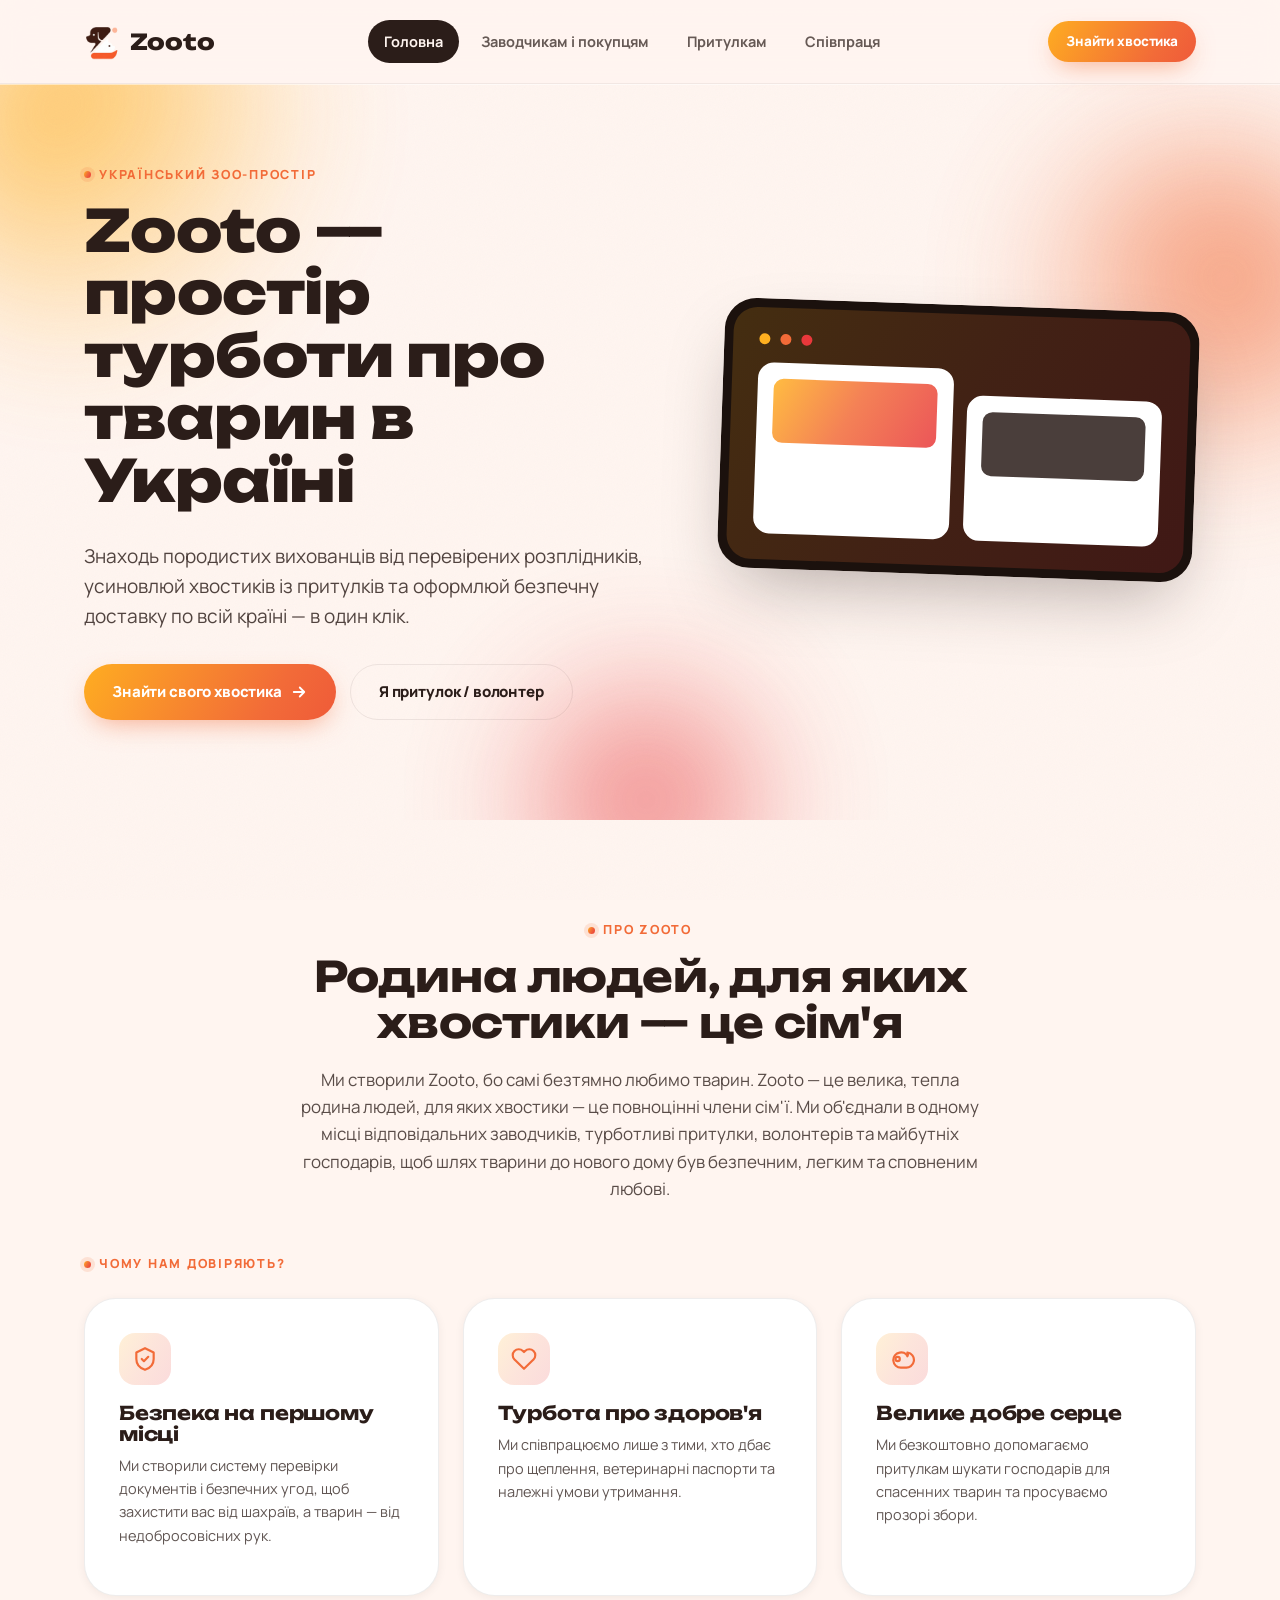
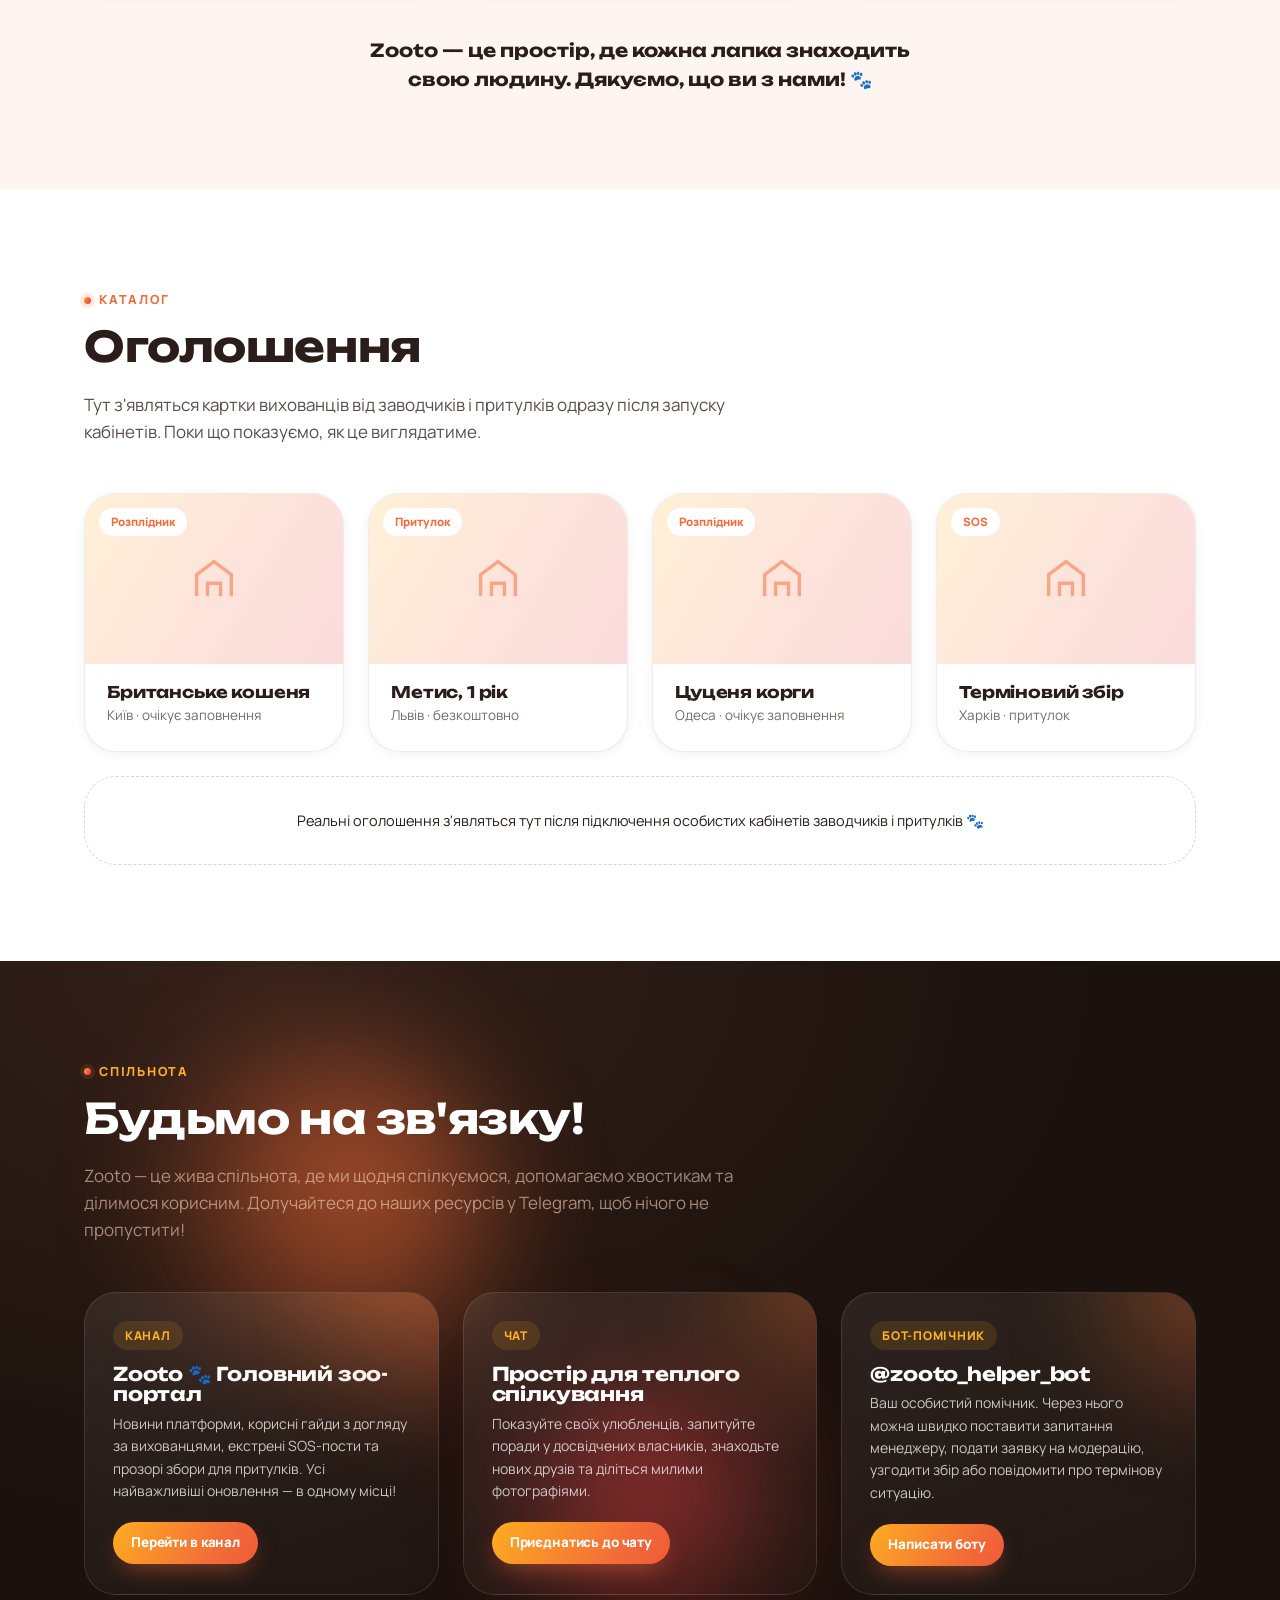
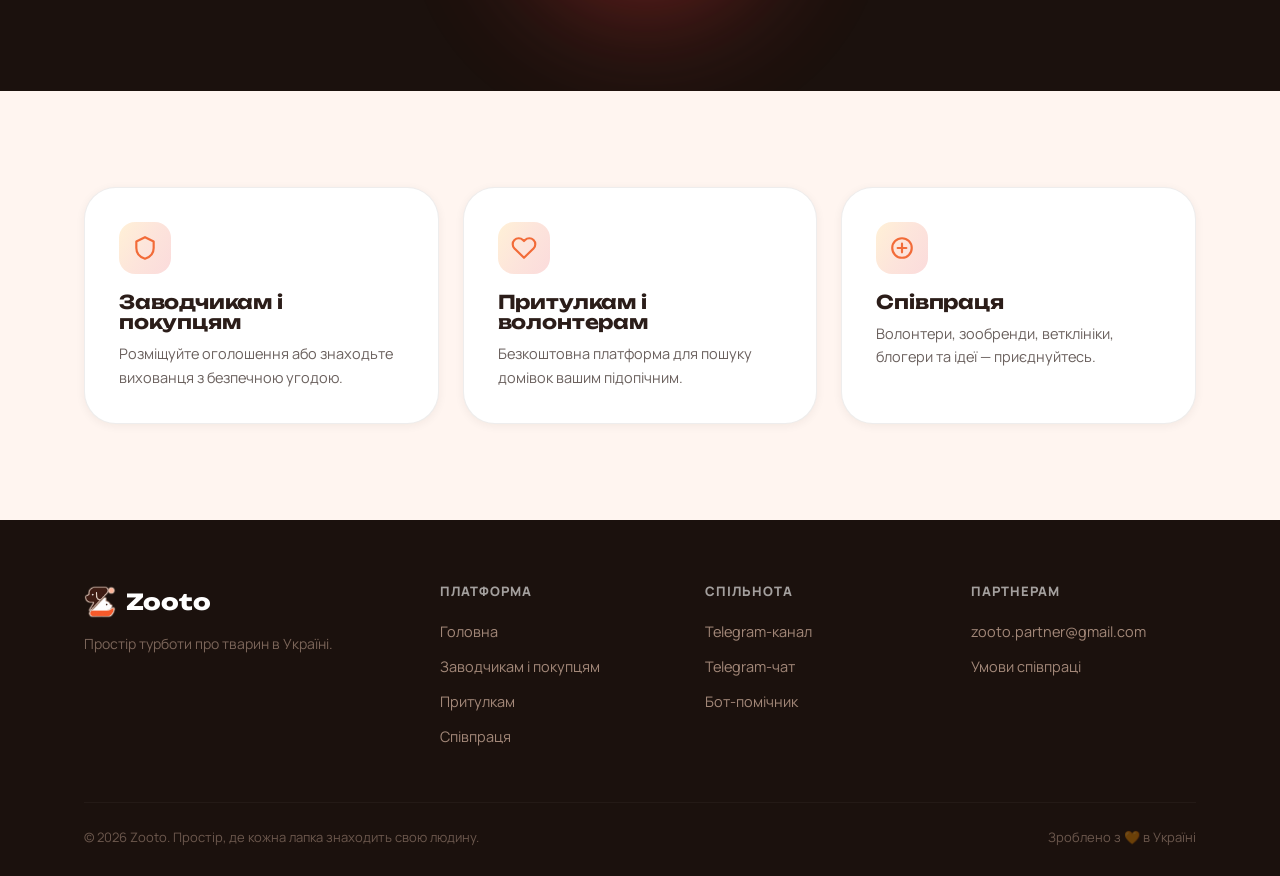
<file: index.html>
<!DOCTYPE html>
<html lang="uk">
<head>
<meta charset="UTF-8">
<meta name="viewport" content="width=device-width, initial-scale=1.0">
<title>Zooto — простір турботи про тварин в Україні</title>
<link rel="stylesheet" href="assets/style.css">
<link rel="icon" href="assets/favicon.ico" sizes="any">
<link rel="icon" href="assets/favicon-512.png" type="image/png">
<link rel="apple-touch-icon" href="assets/apple-touch-icon.png">
</head>
<body>
<div class="grain"></div>
<div class="cursor-glow"></div>

<!-- ============ NAV ============ -->
<header class="nav">
  <div class="container">
    <a href="index.html" class="logo">
      <img src="assets/logo.png" alt="Zooto">
      Zooto
    </a>
    <nav class="nav-links">
      <a href="index.html" class="active">Головна</a>
      <a href="marketplace.html">Заводчикам і покупцям</a>
      <a href="shelters.html">Притулкам</a>
      <a href="cooperation.html">Співпраця</a>
    </nav>
    <div class="nav-cta">
      <a class="btn btn-primary btn-sm" href="marketplace.html#buyer">Знайти хвостика</a>
      <button class="nav-burger" aria-label="Меню">
        <svg width="20" height="20" viewBox="0 0 24 24" fill="none" stroke="currentColor" stroke-width="2.4" stroke-linecap="round"><line x1="3" y1="6" x2="21" y2="6"/><line x1="3" y1="12" x2="21" y2="12"/><line x1="3" y1="18" x2="21" y2="18"/></svg>
      </button>
    </div>
  </div>
</header>

<div class="mobile-drawer">
  <div class="mobile-drawer-top">
    <span class="logo">Zooto</span>
    <button class="mobile-drawer-close" style="width:40px;height:40px;border-radius:50%;background:var(--snow);border:1px solid var(--border-soft);" aria-label="Закрити">✕</button>
  </div>
  <a href="index.html">Головна</a>
  <a href="marketplace.html">Заводчикам і покупцям</a>
  <a href="shelters.html">Притулкам</a>
  <a href="cooperation.html">Співпраця</a>
</div>

<!-- ============ HERO ============ -->
<section class="hero">
  <div class="orb-field"><div class="orb orb--1"></div><div class="orb orb--2"></div><div class="orb orb--3"></div></div>
  <div class="container hero-grid">
    <div class="reveal in-view">
      <div class="eyebrow">Український зоо-простір</div>
      <h1>Zooto — простір турботи про тварин в Україні</h1>
      <p class="lead">Знаходь породистих вихованців від перевірених розплідників, усиновлюй хвостиків із притулків та оформлюй безпечну доставку по всій країні — в один клік.</p>
      <div class="hero-actions">
        <a class="btn btn-primary" href="marketplace.html#buyer">
          Знайти свого хвостика
          <svg viewBox="0 0 24 24" fill="none" stroke="currentColor" stroke-width="2.4" stroke-linecap="round" stroke-linejoin="round"><path d="M5 12h14M13 6l6 6-6 6"/></svg>
        </a>
        <a class="btn btn-ghost" href="shelters.html">Я притулок / волонтер</a>
      </div>
    </div>
    <div class="reveal in-view" style="position:relative;">
      <div class="card" style="background:var(--espresso-2); color:var(--snow); padding:8px; border-radius:var(--radius-lg); box-shadow:var(--shadow-lg); transform:rotate(2deg);">
        <div style="background:var(--grad-sunset-soft); border-radius:calc(var(--radius-lg) - 8px); padding:26px; position:relative; overflow:hidden;">
          <div style="display:flex; gap:10px; margin-bottom:18px;">
            <span style="width:11px;height:11px;border-radius:50%;background:#FFB020;"></span>
            <span style="width:11px;height:11px;border-radius:50%;background:#F26B38;"></span>
            <span style="width:11px;height:11px;border-radius:50%;background:#E8383B;"></span>
          </div>
          <div style="display:grid; grid-template-columns:1fr 1fr; gap:14px;">
            <div style="background:var(--snow); border-radius:16px; padding:16px;">
              <div style="width:100%;height:64px;border-radius:10px;background:var(--grad-sunset); opacity:.85; margin-bottom:10px;"></div>
              <div style="font-family:var(--ff-display); font-weight:700; font-size:13px;">Кошеня, Київ</div>
              <div style="font-size:11.5px; opacity:.55;">Перевірений розплідник</div>
            </div>
            <div style="background:var(--snow); border-radius:16px; padding:16px; margin-top:26px;">
              <div style="width:100%;height:64px;border-radius:10px;background:var(--espresso); opacity:.85; margin-bottom:10px;"></div>
              <div style="font-family:var(--ff-display); font-weight:700; font-size:13px;">Цуцик, Львів</div>
              <div style="font-size:11.5px; opacity:.55;">З притулку · безкоштовно</div>
            </div>
          </div>
        </div>
      </div>
    </div>
  </div>
</section>

<!-- ============ ПРО ZOOTO ============ -->
<section>
  <div class="container">
    <div class="section-head center reveal">
      <div class="eyebrow" style="justify-content:center;">Про Zooto</div>
      <h2>Родина людей, для яких хвостики — це сім'я</h2>
      <p>Ми створили Zooto, бо самі безтямно любимо тварин. Zooto — це велика, тепла родина людей, для яких хвостики — це повноцінні члени сім'ї. Ми об'єднали в одному місці відповідальних заводчиків, турботливі притулки, волонтерів та майбутніх господарів, щоб шлях тварини до нового дому був безпечним, легким та сповненим любові.</p>
    </div>

    <div class="eyebrow center" style="justify-content:center; margin-bottom:24px;">Чому нам довіряють?</div>
    <div class="grid grid-3 reveal-stagger">
      <div class="card reveal" style="--i:0">
        <div class="icon-badge">
          <svg viewBox="0 0 24 24" fill="none" stroke="currentColor" stroke-width="2" stroke-linecap="round" stroke-linejoin="round"><path d="M12 2 4 6v6c0 5 3.5 8.5 8 10 4.5-1.5 8-5 8-10V6l-8-4Z"/><path d="m9 12 2 2 4-4"/></svg>
        </div>
        <h3 style="font-size:19px;">Безпека на першому місці</h3>
        <p style="font-size:14.5px; opacity:.75;">Ми створили систему перевірки документів і безпечних угод, щоб захистити вас від шахраїв, а тварин — від недобросовісних рук.</p>
      </div>
      <div class="card reveal" style="--i:1">
        <div class="icon-badge">
          <svg viewBox="0 0 24 24" fill="none" stroke="currentColor" stroke-width="2" stroke-linecap="round" stroke-linejoin="round"><path d="M20.8 4.6a5.5 5.5 0 0 0-7.8 0L12 5.6l-1-1a5.5 5.5 0 1 0-7.8 7.8l1 1L12 21l7.8-7.6 1-1a5.5 5.5 0 0 0 0-7.8Z"/></svg>
        </div>
        <h3 style="font-size:19px;">Турбота про здоров'я</h3>
        <p style="font-size:14.5px; opacity:.75;">Ми співпрацюємо лише з тими, хто дбає про щеплення, ветеринарні паспорти та належні умови утримання.</p>
      </div>
      <div class="card reveal" style="--i:2">
        <div class="icon-badge">
          <svg viewBox="0 0 24 24" fill="none" stroke="currentColor" stroke-width="2" stroke-linecap="round" stroke-linejoin="round"><path d="M11 20A7 7 0 0 1 9.8 6.1C15.5 5 17 9.5 17 9.5c1-2 0-3.5 0-3.5a7 7 0 0 1-2 13.9Z"/><path d="M8 14a2 2 0 1 0 0-4 2 2 0 0 0 0 4Z"/></svg>
        </div>
        <h3 style="font-size:19px;">Велике добре серце</h3>
        <p style="font-size:14.5px; opacity:.75;">Ми безкоштовно допомагаємо притулкам шукати господарів для спасенних тварин та просуваємо прозорі збори.</p>
      </div>
    </div>
    <p class="center reveal" style="max-width:560px; margin:40px auto 0; font-weight:700; font-family:var(--ff-display); font-size:18px;">Zooto — це простір, де кожна лапка знаходить свою людину. Дякуємо, що ви з нами! 🐾</p>
  </div>
</section>

<!-- ============ ОГОЛОШЕННЯ (placeholder) ============ -->
<section style="background:var(--snow);">
  <div class="container">
    <div class="section-head reveal">
      <div class="eyebrow">Каталог</div>
      <h2>Оголошення</h2>
      <p>Тут з'являться картки вихованців від заводчиків і притулків одразу після запуску кабінетів. Поки що показуємо, як це виглядатиме.</p>
    </div>
    <div class="grid grid-4 reveal-stagger">
      <div class="listing-card reveal" style="--i:0">
        <div class="listing-thumb"><span class="listing-tag">Розплідник</span><svg viewBox="0 0 24 24" fill="none" stroke="currentColor" stroke-width="1.6"><path d="M4 20V10l8-6 8 6v10"/><path d="M9 20v-6h6v6"/></svg></div>
        <div class="listing-body"><h4>Британське кошеня</h4><p>Київ · очікує заповнення</p></div>
      </div>
      <div class="listing-card reveal" style="--i:1">
        <div class="listing-thumb"><span class="listing-tag">Притулок</span><svg viewBox="0 0 24 24" fill="none" stroke="currentColor" stroke-width="1.6"><path d="M4 20V10l8-6 8 6v10"/><path d="M9 20v-6h6v6"/></svg></div>
        <div class="listing-body"><h4>Метис, 1 рік</h4><p>Львів · безкоштовно</p></div>
      </div>
      <div class="listing-card reveal" style="--i:2">
        <div class="listing-thumb"><span class="listing-tag">Розплідник</span><svg viewBox="0 0 24 24" fill="none" stroke="currentColor" stroke-width="1.6"><path d="M4 20V10l8-6 8 6v10"/><path d="M9 20v-6h6v6"/></svg></div>
        <div class="listing-body"><h4>Цуценя корги</h4><p>Одеса · очікує заповнення</p></div>
      </div>
      <div class="listing-card reveal" style="--i:3">
        <div class="listing-thumb"><span class="listing-tag">SOS</span><svg viewBox="0 0 24 24" fill="none" stroke="currentColor" stroke-width="1.6"><path d="M4 20V10l8-6 8 6v10"/><path d="M9 20v-6h6v6"/></svg></div>
        <div class="listing-body"><h4>Терміновий збір</h4><p>Харків · притулок</p></div>
      </div>
      <div class="listing-empty-note reveal">Реальні оголошення з'являться тут після підключення особистих кабінетів заводчиків і притулків 🐾</div>
    </div>
  </div>
</section>

<!-- ============ БУДЬМО НА ЗВ'ЯЗКУ ============ -->
<section class="section-dark">
  <div class="orb-field"><div class="orb orb--2" style="top:10%;left:10%;"></div><div class="orb orb--3" style="bottom:5%;right:5%;"></div></div>
  <div class="container" style="position:relative; z-index:1;">
    <div class="section-head reveal">
      <div class="eyebrow">Спільнота</div>
      <h2>Будьмо на зв'язку!</h2>
      <p style="color:rgba(255,216,194,.75);">Zooto — це жива спільнота, де ми щодня спілкуємося, допомагаємо хвостикам та ділимося корисним. Долучайтеся до наших ресурсів у Telegram, щоб нічого не пропустити!</p>
    </div>
    <div class="grid grid-3 reveal-stagger">
      <div class="tg-card reveal" style="--i:0">
        <span class="tg-tag">Канал</span>
        <h3>Zooto 🐾 Головний зоо-портал</h3>
        <p>Новини платформи, корисні гайди з догляду за вихованцями, екстрені SOS-пости та прозорі збори для притулків. Усі найважливіші оновлення — в одному місці!</p>
        <a class="btn btn-primary btn-sm" href="https://t.me/zooto_ua" target="_blank" rel="noopener">Перейти в канал</a>
      </div>
      <div class="tg-card reveal" style="--i:1">
        <span class="tg-tag">Чат</span>
        <h3>Простір для теплого спілкування</h3>
        <p>Показуйте своїх улюбленців, запитуйте поради у досвідчених власників, знаходьте нових друзів та діліться милими фотографіями.</p>
        <a class="btn btn-primary btn-sm" href="https://t.me/zooto_chat" target="_blank" rel="noopener">Приєднатись до чату</a>
      </div>
      <div class="tg-card reveal" style="--i:2">
        <span class="tg-tag">Бот-помічник</span>
        <h3>@zooto_helper_bot</h3>
        <p>Ваш особистий помічник. Через нього можна швидко поставити запитання менеджеру, подати заявку на модерацію, узгодити збір або повідомити про термінову ситуацію.</p>
        <a class="btn btn-primary btn-sm" href="https://t.me/zooto_helper_bot" target="_blank" rel="noopener">Написати боту</a>
      </div>
    </div>
  </div>
</section>

<!-- ============ QUICK NAV ============ -->
<section>
  <div class="container">
    <div class="grid grid-3 reveal-stagger">
      <a class="card reveal" style="--i:0" href="marketplace.html">
        <div class="icon-badge"><svg viewBox="0 0 24 24" fill="none" stroke="currentColor" stroke-width="2" stroke-linecap="round" stroke-linejoin="round"><path d="M12 2 4 6v6c0 5 3.5 8.5 8 10 4.5-1.5 8-5 8-10V6l-8-4Z"/></svg></div>
        <h3 style="font-size:19px;">Заводчикам і покупцям</h3>
        <p style="font-size:14.5px; opacity:.7; margin-bottom:0;">Розміщуйте оголошення або знаходьте вихованця з безпечною угодою.</p>
      </a>
      <a class="card reveal" style="--i:1" href="shelters.html">
        <div class="icon-badge"><svg viewBox="0 0 24 24" fill="none" stroke="currentColor" stroke-width="2" stroke-linecap="round" stroke-linejoin="round"><path d="M20.8 4.6a5.5 5.5 0 0 0-7.8 0L12 5.6l-1-1a5.5 5.5 0 1 0-7.8 7.8l1 1L12 21l7.8-7.6 1-1a5.5 5.5 0 0 0 0-7.8Z"/></svg></div>
        <h3 style="font-size:19px;">Притулкам і волонтерам</h3>
        <p style="font-size:14.5px; opacity:.7; margin-bottom:0;">Безкоштовна платформа для пошуку домівок вашим підопічним.</p>
      </a>
      <a class="card reveal" style="--i:2" href="cooperation.html">
        <div class="icon-badge"><svg viewBox="0 0 24 24" fill="none" stroke="currentColor" stroke-width="2" stroke-linecap="round" stroke-linejoin="round"><circle cx="12" cy="12" r="9"/><path d="M8 12h8M12 8v8"/></svg></div>
        <h3 style="font-size:19px;">Співпраця</h3>
        <p style="font-size:14.5px; opacity:.7; margin-bottom:0;">Волонтери, зообренди, ветклініки, блогери та ідеї — приєднуйтесь.</p>
      </a>
    </div>
  </div>
</section>

<!-- ============ FOOTER ============ -->
<footer>
  <div class="container">
    <div class="footer-grid">
      <div>
        <div class="footer-logo">
          <img src="assets/logo.png" alt="Zooto">
          Zooto
        </div>
        <p style="font-size:14px; opacity:.6; max-width:32ch;">Простір турботи про тварин в Україні.</p>
      </div>
      <div>
        <h4>Платформа</h4>
        <a href="index.html">Головна</a>
        <a href="marketplace.html">Заводчикам і покупцям</a>
        <a href="shelters.html">Притулкам</a>
        <a href="cooperation.html">Співпраця</a>
      </div>
      <div>
        <h4>Спільнота</h4>
        <a href="https://t.me/zooto_ua" target="_blank" rel="noopener">Telegram-канал</a>
        <a href="https://t.me/zooto_chat" target="_blank" rel="noopener">Telegram-чат</a>
        <a href="https://t.me/zooto_helper_bot" target="_blank" rel="noopener">Бот-помічник</a>
      </div>
      <div>
        <h4>Партнерам</h4>
        <a href="mailto:zooto.partner@gmail.com">zooto.partner@gmail.com</a>
        <a href="cooperation.html">Умови співпраці</a>
      </div>
    </div>
    <div class="footer-bottom">
      <span>© 2026 Zooto. Простір, де кожна лапка знаходить свою людину.</span>
      <span>Зроблено з 🧡 в Україні</span>
    </div>
  </div>
</footer>

<script src="assets/main.js"></script>
</body>
</html>
</file>
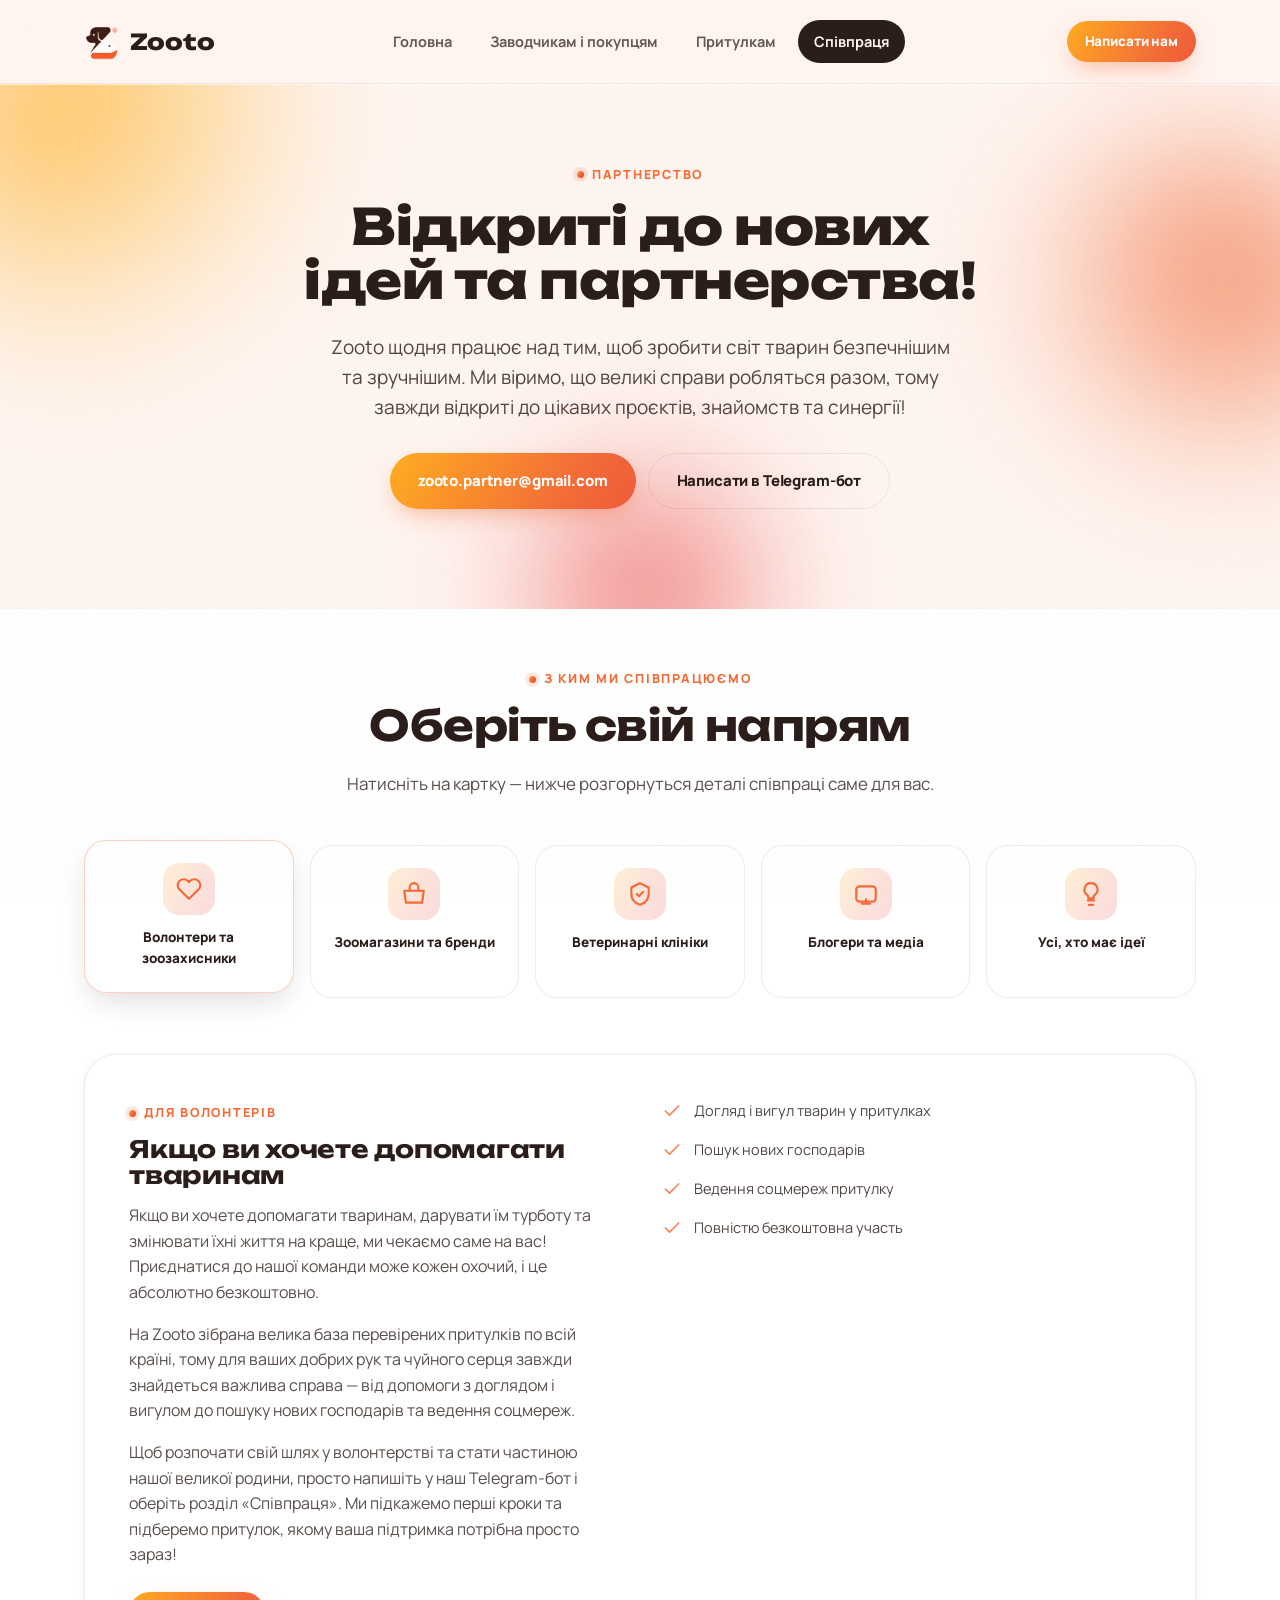
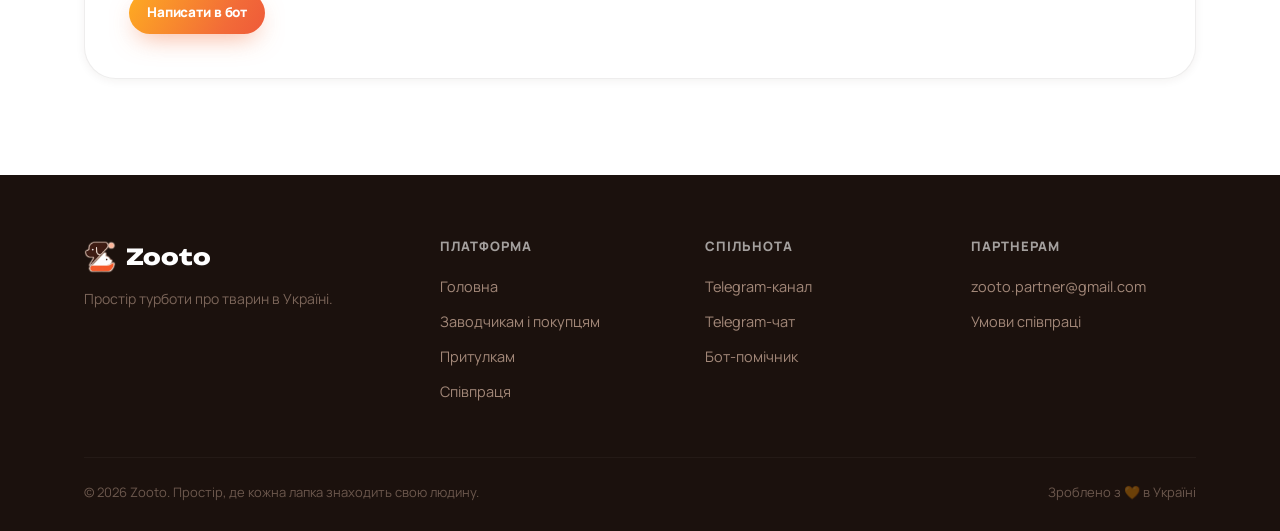
<file: cooperation.html>
<!DOCTYPE html>
<html lang="uk">
<head>
<meta charset="UTF-8">
<meta name="viewport" content="width=device-width, initial-scale=1.0">
<title>Співпраця — Zooto</title>
<link rel="stylesheet" href="assets/style.css">
<link rel="icon" href="assets/favicon.ico" sizes="any">
<link rel="icon" href="assets/favicon-512.png" type="image/png">
<link rel="apple-touch-icon" href="assets/apple-touch-icon.png">
</head>
<body>
<div class="grain"></div>
<div class="cursor-glow"></div>

<header class="nav">
  <div class="container">
    <a href="index.html" class="logo">
      <img src="assets/logo.png" alt="Zooto">
      Zooto
    </a>
    <nav class="nav-links">
      <a href="index.html">Головна</a>
      <a href="marketplace.html">Заводчикам і покупцям</a>
      <a href="shelters.html">Притулкам</a>
      <a href="cooperation.html" class="active">Співпраця</a>
    </nav>
    <div class="nav-cta">
      <a class="btn btn-primary btn-sm" href="mailto:zooto.partner@gmail.com">Написати нам</a>
      <button class="nav-burger" aria-label="Меню">
        <svg width="20" height="20" viewBox="0 0 24 24" fill="none" stroke="currentColor" stroke-width="2.4" stroke-linecap="round"><line x1="3" y1="6" x2="21" y2="6"/><line x1="3" y1="12" x2="21" y2="12"/><line x1="3" y1="18" x2="21" y2="18"/></svg>
      </button>
    </div>
  </div>
</header>

<div class="mobile-drawer">
  <div class="mobile-drawer-top">
    <span class="logo">Zooto</span>
    <button class="mobile-drawer-close" style="width:40px;height:40px;border-radius:50%;background:var(--snow);border:1px solid var(--border-soft);" aria-label="Закрити">✕</button>
  </div>
  <a href="index.html">Головна</a>
  <a href="marketplace.html">Заводчикам і покупцям</a>
  <a href="shelters.html">Притулкам</a>
  <a href="cooperation.html">Співпраця</a>
</div>

<!-- ============ HERO ============ -->
<section class="hero">
  <div class="orb-field"><div class="orb orb--1"></div><div class="orb orb--2"></div><div class="orb orb--3"></div></div>
  <div class="container center reveal in-view" style="position:relative; z-index:2; max-width:720px;">
    <div class="eyebrow" style="justify-content:center;">Партнерство</div>
    <h1 style="font-size:clamp(30px,4.4vw,50px);">Відкриті до нових ідей та партнерства!</h1>
    <p class="lead center" style="margin:0 auto 30px;">Zooto щодня працює над тим, щоб зробити світ тварин безпечнішим та зручнішим. Ми віримо, що великі справи робляться разом, тому завжди відкриті до цікавих проєктів, знайомств та синергії!</p>
    <div class="coop-contact" style="justify-content:center;">
      <a class="btn btn-primary" href="mailto:zooto.partner@gmail.com">zooto.partner@gmail.com</a>
      <a class="btn btn-ghost" href="https://t.me/zooto_helper_bot" target="_blank" rel="noopener">Написати в Telegram-бот</a>
    </div>
  </div>
</section>

<!-- ============ CATEGORY TABS ============ -->
<section style="background:var(--snow); padding-top:56px;">
  <div class="container">
    <div class="section-head center reveal">
      <div class="eyebrow" style="justify-content:center;">З ким ми співпрацюємо</div>
      <h2>Оберіть свій напрям</h2>
      <p>Натисніть на картку — нижче розгорнуться деталі співпраці саме для вас.</p>
    </div>

    <div class="coop-cats reveal-stagger">
      <div class="coop-cat reveal active" style="--i:0" data-coop="volunteers">
        <div class="icon-badge"><svg viewBox="0 0 24 24" fill="none" stroke="currentColor" stroke-width="2" stroke-linecap="round" stroke-linejoin="round"><path d="M20.8 4.6a5.5 5.5 0 0 0-7.8 0L12 5.6l-1-1a5.5 5.5 0 1 0-7.8 7.8l1 1L12 21l7.8-7.6 1-1a5.5 5.5 0 0 0 0-7.8Z"/></svg></div>
        <span>Волонтери та зоозахисники</span>
      </div>
      <div class="coop-cat reveal" style="--i:1" data-coop="shops">
        <div class="icon-badge"><svg viewBox="0 0 24 24" fill="none" stroke="currentColor" stroke-width="2" stroke-linecap="round" stroke-linejoin="round"><path d="M3 9h18l-1.5 11H4.5L3 9Z"/><path d="M8 9V6a4 4 0 0 1 8 0v3"/></svg></div>
        <span>Зоомагазини та бренди</span>
      </div>
      <div class="coop-cat reveal" style="--i:2" data-coop="vets">
        <div class="icon-badge"><svg viewBox="0 0 24 24" fill="none" stroke="currentColor" stroke-width="2" stroke-linecap="round" stroke-linejoin="round"><path d="M12 2 4 6v6c0 5 3.5 8.5 8 10 4.5-1.5 8-5 8-10V6l-8-4Z"/><path d="m9 12 2 2 4-4"/></svg></div>
        <span>Ветеринарні клініки</span>
      </div>
      <div class="coop-cat reveal" style="--i:3" data-coop="bloggers">
        <div class="icon-badge"><svg viewBox="0 0 24 24" fill="none" stroke="currentColor" stroke-width="2" stroke-linecap="round" stroke-linejoin="round"><rect x="3" y="5" width="18" height="14" rx="3"/><path d="M8 21h8M12 17v4"/></svg></div>
        <span>Блогери та медіа</span>
      </div>
      <div class="coop-cat reveal" style="--i:4" data-coop="ideas">
        <div class="icon-badge"><svg viewBox="0 0 24 24" fill="none" stroke="currentColor" stroke-width="2" stroke-linecap="round" stroke-linejoin="round"><path d="M9 18h6M10 22h4M12 2a6 6 0 0 0-3.5 10.9c.6.4 1 1.1 1 1.9V16h5v-1.2c0-.8.4-1.5 1-1.9A6 6 0 0 0 12 2Z"/></svg></div>
        <span>Усі, хто має ідеї</span>
      </div>
    </div>

    <div id="coop-detail-wrap">
      <!-- VOLUNTEERS -->
      <div class="coop-block active" id="coop-volunteers">
        <div class="coop-detail reveal in-view">
          <div>
            <div class="eyebrow">Для волонтерів</div>
            <h3 style="font-family:var(--ff-display); font-size:24px; margin-bottom:14px;">Якщо ви хочете допомагати тваринам</h3>
            <p style="opacity:.78;">Якщо ви хочете допомагати тваринам, дарувати їм турботу та змінювати їхні життя на краще, ми чекаємо саме на вас! Приєднатися до нашої команди може кожен охочий, і це абсолютно безкоштовно.</p>
            <p style="opacity:.78;">На Zooto зібрана велика база перевірених притулків по всій країні, тому для ваших добрих рук та чуйного серця завжди знайдеться важлива справа — від допомоги з доглядом і вигулом до пошуку нових господарів та ведення соцмереж.</p>
            <p style="opacity:.78;">Щоб розпочати свій шлях у волонтерстві та стати частиною нашої великої родини, просто напишіть у наш Telegram-бот і оберіть розділ «Співпраця». Ми підкажемо перші кроки та підберемо притулок, якому ваша підтримка потрібна просто зараз!</p>
            <div class="coop-contact">
              <a class="btn btn-primary btn-sm" href="https://t.me/zooto_helper_bot" target="_blank" rel="noopener">Написати в бот</a>
            </div>
          </div>
          <ul>
            <li><svg viewBox="0 0 24 24" fill="none" stroke="currentColor" stroke-width="2" stroke-linecap="round" stroke-linejoin="round"><path d="M20 6 9 17l-5-5"/></svg>Догляд і вигул тварин у притулках</li>
            <li><svg viewBox="0 0 24 24" fill="none" stroke="currentColor" stroke-width="2" stroke-linecap="round" stroke-linejoin="round"><path d="M20 6 9 17l-5-5"/></svg>Пошук нових господарів</li>
            <li><svg viewBox="0 0 24 24" fill="none" stroke="currentColor" stroke-width="2" stroke-linecap="round" stroke-linejoin="round"><path d="M20 6 9 17l-5-5"/></svg>Ведення соцмереж притулку</li>
            <li><svg viewBox="0 0 24 24" fill="none" stroke="currentColor" stroke-width="2" stroke-linecap="round" stroke-linejoin="round"><path d="M20 6 9 17l-5-5"/></svg>Повністю безкоштовна участь</li>
          </ul>
        </div>
      </div>

      <!-- SHOPS -->
      <div class="coop-block" id="coop-shops">
        <div class="coop-detail">
          <div>
            <div class="eyebrow">Для зоомагазинів та брендів</div>
            <h3 style="font-family:var(--ff-display); font-size:24px; margin-bottom:14px;">Вийдіть на зацікавлену аудиторію</h3>
            <p style="opacity:.78;">Працюєте у сфері товарів для тварин і хочете вийти на нову, максимально зацікавлену аудиторію? Zooto пропонує вигідні партнерські програми, інтеграції та рекламні можливості безпосередньо на нашому сайті!</p>
            <p style="opacity:.78;">Ми відкриті до співпраці, розміщення вашої реклами, а також запуску спільних промокодів та персональних знижок для користувачів платформи. Головна та єдина умова — ваш продукт має бути якісним і повністю відповідати стандартам безпеки, благополуччя та затишного облаштування життя тварин.</p>
            <p style="opacity:.78;">Давайте розвивати якісний зообізнес та тішити хвостиків разом!</p>
            <div class="coop-contact">
              <a class="btn btn-primary btn-sm" href="mailto:zooto.partner@gmail.com">zooto.partner@gmail.com</a>
              <a class="btn btn-ghost btn-sm" href="https://t.me/zooto_helper_bot" target="_blank" rel="noopener">Telegram-бот</a>
            </div>
          </div>
          <ul>
            <li><svg viewBox="0 0 24 24" fill="none" stroke="currentColor" stroke-width="2" stroke-linecap="round" stroke-linejoin="round"><path d="M20 6 9 17l-5-5"/></svg>Рекламні інтеграції на сайті</li>
            <li><svg viewBox="0 0 24 24" fill="none" stroke="currentColor" stroke-width="2" stroke-linecap="round" stroke-linejoin="round"><path d="M20 6 9 17l-5-5"/></svg>Спільні промокоди та знижки</li>
            <li><svg viewBox="0 0 24 24" fill="none" stroke="currentColor" stroke-width="2" stroke-linecap="round" stroke-linejoin="round"><path d="M20 6 9 17l-5-5"/></svg>Прямий доступ до аудиторії власників тварин</li>
          </ul>
        </div>
      </div>

      <!-- VETS -->
      <div class="coop-block" id="coop-vets">
        <div class="coop-detail">
          <div>
            <div class="eyebrow">Для ветеринарних клінік та експертів</div>
            <h3 style="font-family:var(--ff-display); font-size:24px; margin-bottom:14px;">Ви щодня рятуєте життя — приєднуйтесь</h3>
            <p style="opacity:.78;">Ви щодня рятуєте життя та дбаєте про здоров'я чотириногих! Ми прагнемо створити найкращу екосистему для господарів та їхніх вихованців, тому запрошуємо ветеринарних лікарів та клініки до постійної співпраці.</p>
            <div class="coop-contact">
              <a class="btn btn-primary btn-sm" href="mailto:zooto.partner@gmail.com">zooto.partner@gmail.com</a>
              <a class="btn btn-ghost btn-sm" href="https://t.me/zooto_helper_bot" target="_blank" rel="noopener">Telegram-бот</a>
            </div>
          </div>
          <ul>
            <li><svg viewBox="0 0 24 24" fill="none" stroke="currentColor" stroke-width="2" stroke-linecap="round" stroke-linejoin="round"><path d="M20 6 9 17l-5-5"/></svg>Залучення нових клієнтів через каталог перевірених спеціалістів</li>
            <li><svg viewBox="0 0 24 24" fill="none" stroke="currentColor" stroke-width="2" stroke-linecap="round" stroke-linejoin="round"><path d="M20 6 9 17l-5-5"/></svg>Спеціальні умови для притулків-партнерів</li>
            <li><svg viewBox="0 0 24 24" fill="none" stroke="currentColor" stroke-width="2" stroke-linecap="round" stroke-linejoin="round"><path d="M20 6 9 17l-5-5"/></svg>Майданчик для експертних публікацій</li>
            <li><svg viewBox="0 0 24 24" fill="none" stroke="currentColor" stroke-width="2" stroke-linecap="round" stroke-linejoin="round"><path d="M20 6 9 17l-5-5"/></svg>Партнерські знижки для користувачів Zooto</li>
          </ul>
        </div>
      </div>

      <!-- BLOGGERS -->
      <div class="coop-block" id="coop-bloggers">
        <div class="coop-detail">
          <div>
            <div class="eyebrow">Для блогерів та медіа</div>
            <h3 style="font-family:var(--ff-display); font-size:24px; margin-bottom:14px;">Використовуйте свій голос задля добрих справ</h3>
            <p style="opacity:.78;">Якщо ви любите тварин, створюєте якісний контент та хочете використовувати свій голос задля добрих справ — ми будемо щасливі співпрацювати! Zooto завжди відкритий до щирих та яскравих інформаційних партнерств.</p>
            <p style="opacity:.78;">Ми ділимося зворушливими історіями порятунку, аналітикою та експертними матеріалами для ваших публікацій або сюжетів, а також пропонуємо амбасадорство — можливість стати офіційним обличчям чи голосом нашої платформи.</p>
            <div class="coop-contact">
              <a class="btn btn-primary btn-sm" href="mailto:zooto.partner@gmail.com">zooto.partner@gmail.com</a>
              <a class="btn btn-ghost btn-sm" href="https://t.me/zooto_helper_bot" target="_blank" rel="noopener">Telegram-бот</a>
            </div>
          </div>
          <ul>
            <li><svg viewBox="0 0 24 24" fill="none" stroke="currentColor" stroke-width="2" stroke-linecap="round" stroke-linejoin="round"><path d="M20 6 9 17l-5-5"/></svg>Спільні спецпроєкти та соціальні кампанії</li>
            <li><svg viewBox="0 0 24 24" fill="none" stroke="currentColor" stroke-width="2" stroke-linecap="round" stroke-linejoin="round"><path d="M20 6 9 17l-5-5"/></svg>Інформаційна підтримка зборів та акцій</li>
            <li><svg viewBox="0 0 24 24" fill="none" stroke="currentColor" stroke-width="2" stroke-linecap="round" stroke-linejoin="round"><path d="M20 6 9 17l-5-5"/></svg>Ексклюзивний контент та історії порятунку</li>
            <li><svg viewBox="0 0 24 24" fill="none" stroke="currentColor" stroke-width="2" stroke-linecap="round" stroke-linejoin="round"><path d="M20 6 9 17l-5-5"/></svg>Амбасадорство платформи</li>
          </ul>
        </div>
      </div>

      <!-- IDEAS -->
      <div class="coop-block" id="coop-ideas">
        <div class="coop-detail">
          <div>
            <div class="eyebrow">Для всіх, у кого є ідеї!</div>
            <h3 style="font-family:var(--ff-display); font-size:24px; margin-bottom:14px;">Найкрутіші зміни починаються з однієї сміливої думки</h3>
            <p style="opacity:.78;">Ким би ви не були — студентом, розробником, дизайнером, маркетологом чи просто людиною з великим серцем та яскравим задумом — ми завжди поруч і готові вислухати! У Zooto немає рамок чи формальностей.</p>
            <p style="opacity:.78;">Якщо у вас є ідея, як покращити життя тварин, зробити платформу зручнішою, запустити круту благодійну акцію чи створити щось принципово нове — ми з радістю обговоримо її з вами, підкажемо та допоможемо втілити в життя.</p>
            <p style="opacity:.78;">Напишіть нам, поділіться своїм баченням, і давайте робити добрі справи та створювати круті проєкти разом!</p>
            <div class="coop-contact">
              <a class="btn btn-primary btn-sm" href="mailto:zooto.partner@gmail.com">zooto.partner@gmail.com</a>
              <a class="btn btn-ghost btn-sm" href="https://t.me/zooto_helper_bot" target="_blank" rel="noopener">Telegram-бот</a>
            </div>
          </div>
          <ul>
            <li><svg viewBox="0 0 24 24" fill="none" stroke="currentColor" stroke-width="2" stroke-linecap="round" stroke-linejoin="round"><path d="M20 6 9 17l-5-5"/></svg>Без формальностей і бюрократії</li>
            <li><svg viewBox="0 0 24 24" fill="none" stroke="currentColor" stroke-width="2" stroke-linecap="round" stroke-linejoin="round"><path d="M20 6 9 17l-5-5"/></svg>Обговорення та допомога у втіленні</li>
            <li><svg viewBox="0 0 24 24" fill="none" stroke="currentColor" stroke-width="2" stroke-linecap="round" stroke-linejoin="round"><path d="M20 6 9 17l-5-5"/></svg>Відкриті до будь-яких напрямів</li>
          </ul>
        </div>
      </div>
    </div>
  </div>
</section>

<!-- ============ FOOTER ============ -->
<footer>
  <div class="container">
    <div class="footer-grid">
      <div>
        <div class="footer-logo">
          <img src="assets/logo.png" alt="Zooto">
          Zooto
        </div>
        <p style="font-size:14px; opacity:.6; max-width:32ch;">Простір турботи про тварин в Україні.</p>
      </div>
      <div>
        <h4>Платформа</h4>
        <a href="index.html">Головна</a>
        <a href="marketplace.html">Заводчикам і покупцям</a>
        <a href="shelters.html">Притулкам</a>
        <a href="cooperation.html">Співпраця</a>
      </div>
      <div>
        <h4>Спільнота</h4>
        <a href="https://t.me/zooto_ua" target="_blank" rel="noopener">Telegram-канал</a>
        <a href="https://t.me/zooto_chat" target="_blank" rel="noopener">Telegram-чат</a>
        <a href="https://t.me/zooto_helper_bot" target="_blank" rel="noopener">Бот-помічник</a>
      </div>
      <div>
        <h4>Партнерам</h4>
        <a href="mailto:zooto.partner@gmail.com">zooto.partner@gmail.com</a>
        <a href="cooperation.html">Умови співпраці</a>
      </div>
    </div>
    <div class="footer-bottom">
      <span>© 2026 Zooto. Простір, де кожна лапка знаходить свою людину.</span>
      <span>Зроблено з 🧡 в Україні</span>
    </div>
  </div>
</footer>

<script src="assets/main.js"></script>
</body>
</html>
</file>
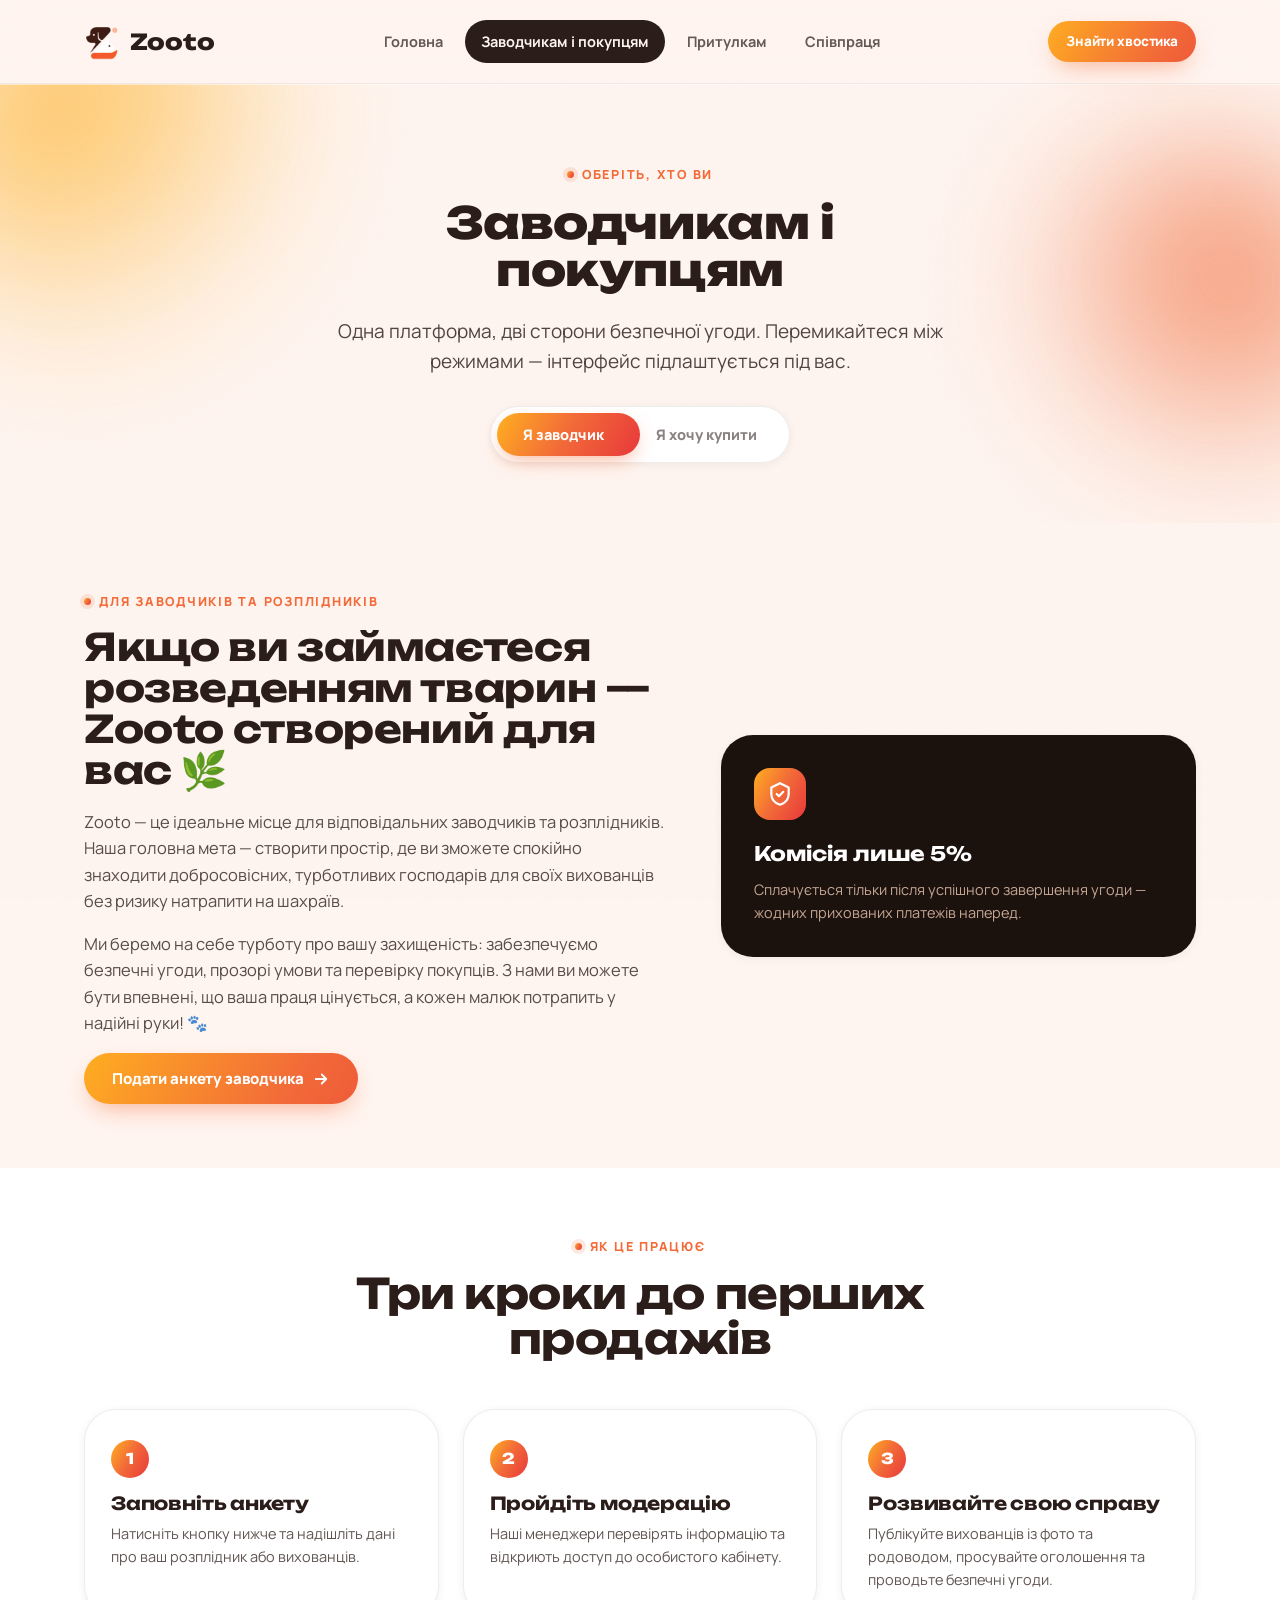
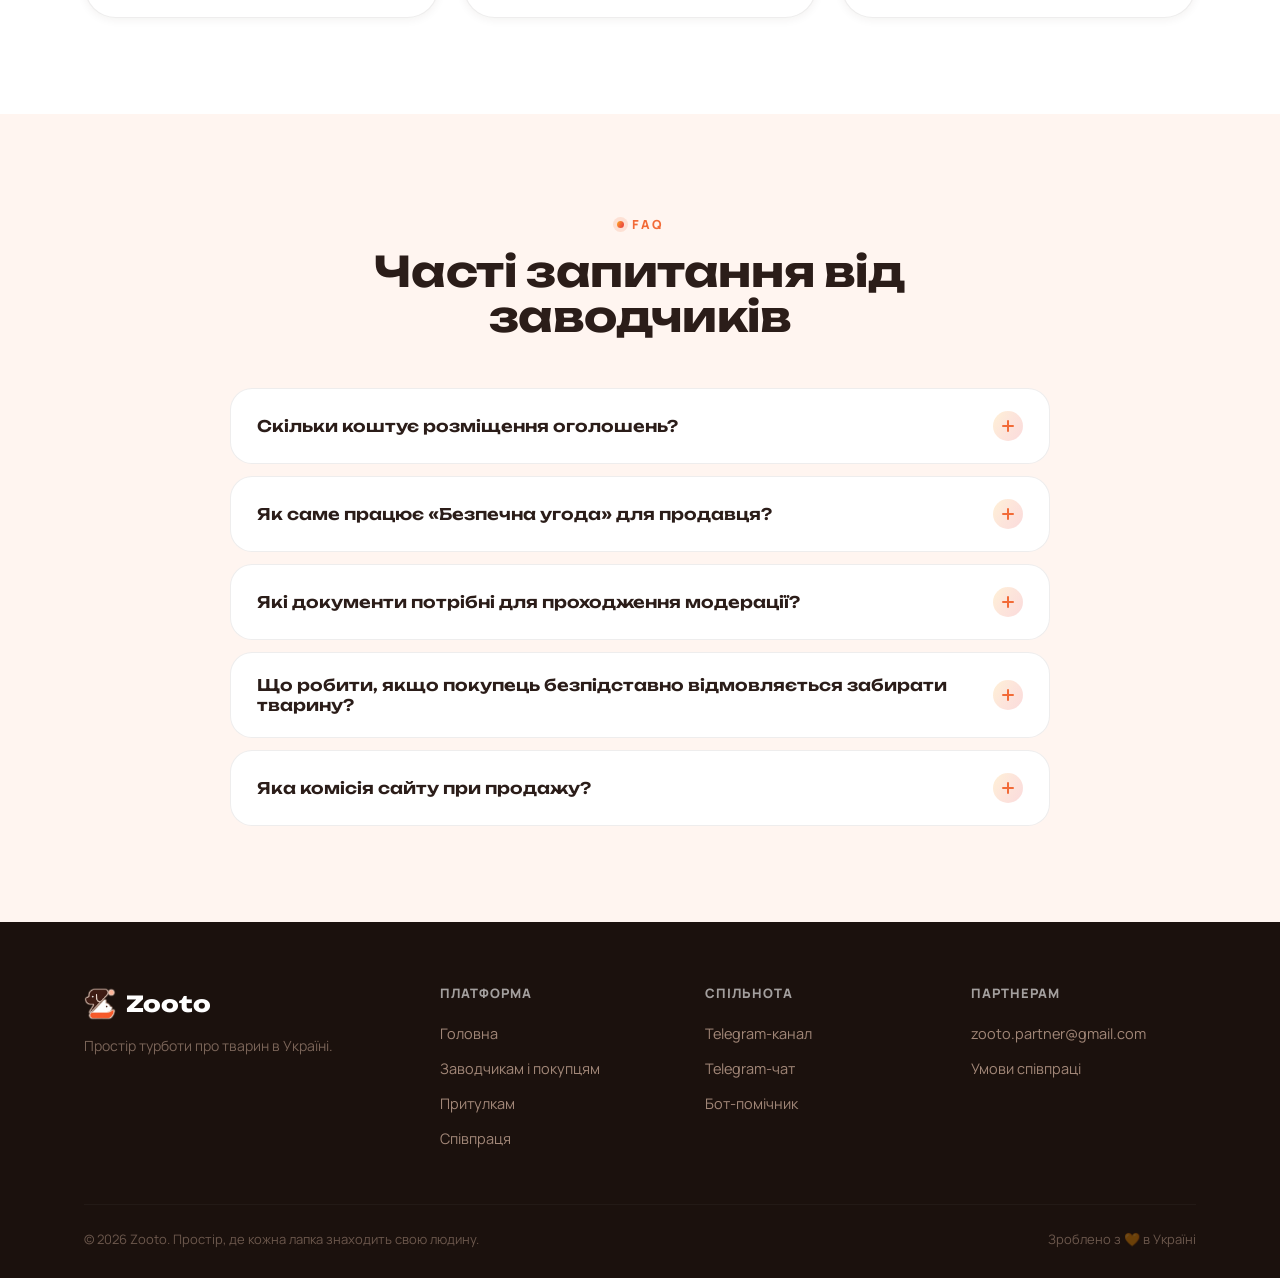
<file: marketplace.html>
<!DOCTYPE html>
<html lang="uk">
<head>
<meta charset="UTF-8">
<meta name="viewport" content="width=device-width, initial-scale=1.0">
<title>Заводчикам і покупцям — Zooto</title>
<link rel="stylesheet" href="assets/style.css">
<link rel="icon" href="assets/favicon.ico" sizes="any">
<link rel="icon" href="assets/favicon-512.png" type="image/png">
<link rel="apple-touch-icon" href="assets/apple-touch-icon.png">
</head>
<body>
<div class="grain"></div>
<div class="cursor-glow"></div>

<header class="nav">
  <div class="container">
    <a href="index.html" class="logo">
      <img src="assets/logo.png" alt="Zooto">
      Zooto
    </a>
    <nav class="nav-links">
      <a href="index.html">Головна</a>
      <a href="marketplace.html" class="active">Заводчикам і покупцям</a>
      <a href="shelters.html">Притулкам</a>
      <a href="cooperation.html">Співпраця</a>
    </nav>
    <div class="nav-cta">
      <a class="btn btn-primary btn-sm" href="#buyer">Знайти хвостика</a>
      <button class="nav-burger" aria-label="Меню">
        <svg width="20" height="20" viewBox="0 0 24 24" fill="none" stroke="currentColor" stroke-width="2.4" stroke-linecap="round"><line x1="3" y1="6" x2="21" y2="6"/><line x1="3" y1="12" x2="21" y2="12"/><line x1="3" y1="18" x2="21" y2="18"/></svg>
      </button>
    </div>
  </div>
</header>

<div class="mobile-drawer">
  <div class="mobile-drawer-top">
    <span class="logo">Zooto</span>
    <button class="mobile-drawer-close" style="width:40px;height:40px;border-radius:50%;background:var(--snow);border:1px solid var(--border-soft);" aria-label="Закрити">✕</button>
  </div>
  <a href="index.html">Головна</a>
  <a href="marketplace.html">Заводчикам і покупцям</a>
  <a href="shelters.html">Притулкам</a>
  <a href="cooperation.html">Співпраця</a>
</div>

<!-- ============ TOP: switcher hero ============ -->
<section class="hero" style="padding-bottom:40px;">
  <div class="orb-field"><div class="orb orb--1"></div><div class="orb orb--2"></div></div>
  <div class="container center reveal in-view" style="position:relative; z-index:2; max-width:720px;">
    <div class="eyebrow" style="justify-content:center;">Оберіть, хто ви</div>
    <h1 style="font-size:clamp(28px,4vw,44px);">Заводчикам і покупцям</h1>
    <p class="lead center" style="margin:0 auto 30px;">Одна платформа, дві сторони безпечної угоди. Перемикайтеся між режимами — інтерфейс підлаштується під вас.</p>
    <div class="switcher" data-active="0">
      <div class="switcher-thumb"></div>
      <button data-audience="breeder" class="active">Я заводчик</button>
      <button data-audience="buyer">Я хочу купити</button>
    </div>
  </div>
</section>

<!-- ============================================================
     BREEDER PANEL
     ============================================================ -->
<div id="panel-breeder" class="audience-panel active">

  <section class="section-tight">
    <div class="container hero-grid" style="align-items:center;">
      <div class="reveal">
        <div class="eyebrow">Для заводчиків та розплідників</div>
        <h2 style="font-size:clamp(26px,3.4vw,38px);">Якщо ви займаєтеся розведенням тварин — Zooto створений для вас 🌿</h2>
        <p style="font-size:16.5px; opacity:.78;">Zooto — це ідеальне місце для відповідальних заводчиків та розплідників. Наша головна мета — створити простір, де ви зможете спокійно знаходити добросовісних, турботливих господарів для своїх вихованців без ризику натрапити на шахраїв.</p>
        <p style="font-size:16.5px; opacity:.78;">Ми беремо на себе турботу про вашу захищеність: забезпечуємо безпечні угоди, прозорі умови та перевірку покупців. З нами ви можете бути впевнені, що ваша праця цінується, а кожен малюк потрапить у надійні руки! 🐾</p>
        <button class="btn btn-primary" data-modal-open="modal-breeder">
          Подати анкету заводчика
          <svg viewBox="0 0 24 24" fill="none" stroke="currentColor" stroke-width="2.4" stroke-linecap="round" stroke-linejoin="round"><path d="M5 12h14M13 6l6 6-6 6"/></svg>
        </button>
      </div>
      <div class="reveal">
        <div class="card" style="background:var(--espresso-2); padding:32px; border-radius:var(--radius-lg);">
          <div class="icon-badge" style="background:var(--grad-sunset);"><svg viewBox="0 0 24 24" fill="none" stroke="var(--snow)" stroke-width="2" stroke-linecap="round" stroke-linejoin="round"><path d="M12 2 4 6v6c0 5 3.5 8.5 8 10 4.5-1.5 8-5 8-10V6l-8-4Z"/><path d="m9 12 2 2 4-4"/></svg></div>
          <div style="font-family:var(--ff-display); color:var(--snow); font-weight:700; font-size:20px; margin-bottom:8px;">Комісія лише 5%</div>
          <p style="color:rgba(255,216,194,.75); font-size:14.5px; margin-bottom:0;">Сплачується тільки після успішного завершення угоди — жодних прихованих платежів наперед.</p>
        </div>
      </div>
    </div>
  </section>

  <section style="background:var(--snow); padding-top:64px;">
    <div class="container">
      <div class="section-head center reveal">
        <div class="eyebrow" style="justify-content:center;">Як це працює</div>
        <h2>Три кроки до перших продажів</h2>
      </div>
      <div class="steps reveal-stagger">
        <div class="step reveal" style="--i:0"><div class="step-num">1</div><h3>Заповніть анкету</h3><p>Натисніть кнопку нижче та надішліть дані про ваш розплідник або вихованців.</p></div>
        <div class="step reveal" style="--i:1"><div class="step-num">2</div><h3>Пройдіть модерацію</h3><p>Наші менеджери перевірять інформацію та відкриють доступ до особистого кабінету.</p></div>
        <div class="step reveal" style="--i:2"><div class="step-num">3</div><h3>Розвивайте свою справу</h3><p>Публікуйте вихованців із фото та родоводом, просувайте оголошення та проводьте безпечні угоди.</p></div>
      </div>
    </div>
  </section>

  <section>
    <div class="container">
      <div class="section-head center reveal">
        <div class="eyebrow" style="justify-content:center;">FAQ</div>
        <h2>Часті запитання від заводчиків</h2>
      </div>
      <div class="faq reveal">
        <div class="faq-item">
          <button class="faq-q" aria-expanded="false">Скільки коштує розміщення оголошень?<span class="plus"></span></button>
          <div class="faq-a"><div class="faq-a-inner">Базове розміщення оголошень безкоштовне. Додатково ви можете замовляти платні послуги просування: підняття оголошення вгору каталогу або розміщення вашого банера на головній сторінці.</div></div>
        </div>
        <div class="faq-item">
          <button class="faq-q" aria-expanded="false">Як саме працює «Безпечна угода» для продавця?<span class="plus"></span></button>
          <div class="faq-a"><div class="faq-a-inner">При оформленні замовлення покупець вносить оплату на спеціальний захищений рахунок платформи. Гроші заморожуються та перераховуються вам одразу після того, як покупець отримує вихованця й підтверджує, що з твариною все гаразд. Це на 100% захищає вас від шахраїв та «неоплачених» відправок.</div></div>
        </div>
        <div class="faq-item">
          <button class="faq-q" aria-expanded="false">Які документи потрібні для проходження модерації?<span class="plus"></span></button>
          <div class="faq-a"><div class="faq-a-inner">Щоб отримати статус перевіреного розплідника, потрібно надати документи про реєстрацію (якщо є), ветеринарні паспорти з відмітками про щеплення, а також фото/відео умов утримання тварин.</div></div>
        </div>
        <div class="faq-item">
          <button class="faq-q" aria-expanded="false">Що робити, якщо покупець безпідставно відмовляється забирати тварину?<span class="plus"></span></button>
          <div class="faq-a"><div class="faq-a-inner">У разі виникнення спірних ситуацій підключається служба арбітражу Zooto. Ми перевіряємо всі деталі угоди, відеофіксацію перед відправкою та умови договору, щоб захистити ваші інтереси та покрити витрати на зворотну доставку.</div></div>
        </div>
        <div class="faq-item">
          <button class="faq-q" aria-expanded="false">Яка комісія сайту при продажу?<span class="plus"></span></button>
          <div class="faq-a"><div class="faq-a-inner">Комісія Zooto становить 5% від суми угоди. Цей відсоток покриває безпечне проведення платежу, роботу служби арбітражу та технічну підтримку платформи. Ви сплачуєте комісію лише тоді, коли угода успішно завершена, а вихованець вже прямує до нового дому.</div></div>
        </div>
      </div>
    </div>
  </section>
</div>

<!-- ============================================================
     BUYER PANEL
     ============================================================ -->
<div id="panel-buyer" class="audience-panel">

  <section class="section-tight">
    <div class="container hero-grid" style="align-items:center;">
      <div class="reveal">
        <div class="eyebrow">Для покупців</div>
        <h2 style="font-size:clamp(26px,3.4vw,38px);">Знайдіть свого хвостика — безпечно і з любов'ю 🧡</h2>
        <p style="font-size:16.5px; opacity:.78;">Обирайте вихованця — шукайте породисте кошеня чи цуценя від перевірених розплідників або забирайте хвостика з притулку безкоштовно.</p>
        <button class="btn btn-primary" data-modal-open="modal-buyer">
          Знайти свого хвостика
          <svg viewBox="0 0 24 24" fill="none" stroke="currentColor" stroke-width="2.4" stroke-linecap="round" stroke-linejoin="round"><path d="M5 12h14M13 6l6 6-6 6"/></svg>
        </button>
      </div>
      <div class="reveal">
        <div class="card" style="background:var(--espresso-2); padding:32px; border-radius:var(--radius-lg);">
          <div class="icon-badge" style="background:var(--grad-sunset);"><svg viewBox="0 0 24 24" fill="none" stroke="var(--snow)" stroke-width="2" stroke-linecap="round" stroke-linejoin="round"><path d="M20.8 4.6a5.5 5.5 0 0 0-7.8 0L12 5.6l-1-1a5.5 5.5 0 1 0-7.8 7.8l1 1L12 21l7.8-7.6 1-1a5.5 5.5 0 0 0 0-7.8Z"/></svg></div>
          <div style="font-family:var(--ff-display); color:var(--snow); font-weight:700; font-size:20px; margin-bottom:8px;">100% захист від шахраїв</div>
          <p style="color:rgba(255,216,194,.75); font-size:14.5px; margin-bottom:0;">Кошти бронюються на захищеному рахунку та переходять продавцю лише після вашого підтвердження.</p>
        </div>
      </div>
    </div>
  </section>

  <section style="background:var(--snow); padding-top:64px;">
    <div class="container">
      <div class="section-head center reveal">
        <div class="eyebrow" style="justify-content:center;">Як це працює</div>
        <h2>Три кроки до нового улюбленця</h2>
      </div>
      <div class="steps reveal-stagger">
        <div class="step reveal" style="--i:0"><div class="step-num">1</div><h3>Обирайте вихованця</h3><p>Шукайте породисте кошеня чи цуценя від перевірених розплідників або забирайте хвостика з притулку безкоштовно.</p></div>
        <div class="step reveal" style="--i:1"><div class="step-num">2</div><h3>Оформлюйте Безпечну угоду</h3><p>Ваші кошти бронюються на захищеному рахунку платформи та перераховуються продавцю лише після того, як ви отримаєте й перевірите тварину.</p></div>
        <div class="step reveal" style="--i:2"><div class="step-num">3</div><h3>Замовляйте дбайливу доставку</h3><p>Узгоджуйте зручний спосіб та час: ми допоможемо організувати комфортне зоотаксі просто до ваших дверей.</p></div>
      </div>
    </div>
  </section>

  <section>
    <div class="container">
      <div class="section-head center reveal">
        <div class="eyebrow" style="justify-content:center;">Переваги</div>
        <h2>Що ви отримуєте з Zooto</h2>
      </div>
      <div class="grid grid-4 reveal-stagger">
        <div class="card reveal" style="--i:0">
          <div class="icon-badge"><svg viewBox="0 0 24 24" fill="none" stroke="currentColor" stroke-width="2" stroke-linecap="round" stroke-linejoin="round"><path d="M12 2 4 6v6c0 5 3.5 8.5 8 10 4.5-1.5 8-5 8-10V6l-8-4Z"/><path d="m9 12 2 2 4-4"/></svg></div>
          <h3 style="font-size:16.5px;">100% захист від шахраїв</h3>
          <p style="font-size:13.5px; opacity:.7; margin:0;">Жодних сумнівних передплат «на картку» без гарантій.</p>
        </div>
        <div class="card reveal" style="--i:1">
          <div class="icon-badge"><svg viewBox="0 0 24 24" fill="none" stroke="currentColor" stroke-width="2" stroke-linecap="round" stroke-linejoin="round"><path d="M20.8 4.6a5.5 5.5 0 0 0-7.8 0L12 5.6l-1-1a5.5 5.5 0 1 0-7.8 7.8l1 1L12 21l7.8-7.6 1-1a5.5 5.5 0 0 0 0-7.8Z"/></svg></div>
          <h3 style="font-size:16.5px;">Здорового улюбленця</h3>
          <p style="font-size:13.5px; opacity:.7; margin:0;">Усі тварини мають ветеринарні паспорти та необхідні щеплення.</p>
        </div>
        <div class="card reveal" style="--i:2">
          <div class="icon-badge"><svg viewBox="0 0 24 24" fill="none" stroke="currentColor" stroke-width="2" stroke-linecap="round" stroke-linejoin="round"><path d="M9 12h6M9 16h6M9 8h6M5 4h14v16H5z"/></svg></div>
          <h3 style="font-size:16.5px;">Офіційні документи</h3>
          <p style="font-size:13.5px; opacity:.7; margin:0;">Родовід та документи розплідника для породистих тварин.</p>
        </div>
        <div class="card reveal" style="--i:3">
          <div class="icon-badge"><svg viewBox="0 0 24 24" fill="none" stroke="currentColor" stroke-width="2" stroke-linecap="round" stroke-linejoin="round"><circle cx="12" cy="12" r="9"/><path d="M12 7v5l3 3"/></svg></div>
          <h3 style="font-size:16.5px;">Постійну підтримку</h3>
          <p style="font-size:13.5px; opacity:.7; margin:0;">Консультації щодо догляду, харчування та адаптації в перші дні.</p>
        </div>
      </div>
    </div>
  </section>

  <section style="background:var(--snow);">
    <div class="container">
      <div class="section-head center reveal">
        <div class="eyebrow" style="justify-content:center;">FAQ</div>
        <h2>Часті запитання від покупців</h2>
      </div>
      <div class="faq reveal">
        <div class="faq-item">
          <button class="faq-q" aria-expanded="false">Як працює «Безпечна угода» для покупця?<span class="plus"></span></button>
          <div class="faq-a"><div class="faq-a-inner">Ви оплачуєте замовлення на сайті, але гроші не йдуть одразу продавцю — вони заморожуються на захищеному рахунку платформи. Продавець отримує оплату лише після того, як ви зустрінете вихованця, перевірите його стан та підтвердите, що все добре.</div></div>
        </div>
        <div class="faq-item">
          <button class="faq-q" aria-expanded="false">Що робити, якщо тварина захворіла в дорозі або стан не відповідає заявленому?<span class="plus"></span></button>
          <div class="faq-a"><div class="faq-a-inner">Якщо при отриманні ви виявили проблеми зі здоров'ям або невідповідність з оголошенням, одразу фіксуйте це на фото/відео та звертайтеся до нашої служби підтримки. Ми зупинимо транзакцію, залучимо арбітраж та повернемо вам кошти або організуємо ветеринарний огляд.</div></div>
        </div>
        <div class="faq-item">
          <button class="faq-q" aria-expanded="false">Скільки коштує доставка тварини?<span class="plus"></span></button>
          <div class="faq-a"><div class="faq-a-inner">Вартість зоодоставки розраховується індивідуально залежно від відстані, розміру тварини та вибраного транспорту (спеціалізоване зоотаксі або кур'єр). Точну суму ви побачите при оформленні замовлення.</div></div>
        </div>
        <div class="faq-item">
          <button class="faq-q" aria-expanded="false">Як перевірити родовід та щеплення перед покупкою?<span class="plus"></span></button>
          <div class="faq-a"><div class="faq-a-inner">У картці кожного вихованця від перевіреного розплідника прикріплені скани паспортів та документів. Крім того, ви завжди можете запросити відеодзвінок із продавцем через наш чат, щоб побачити малюка та його документи в режимі реального часу.</div></div>
        </div>
        <div class="faq-item">
          <button class="faq-q" aria-expanded="false">Чи потрібно щось платити, якщо я беру тварину з притулку?<span class="plus"></span></button>
          <div class="faq-a"><div class="faq-a-inner">Ні! Усі тварини з притулків віддаються абсолютно безкоштовно. Ви сплачуєте лише за доставку (якщо потрібне зоотаксі в інше місто) або за бажанням можете зробити добровільний внесок на підтримку притулку.</div></div>
        </div>
      </div>
    </div>
  </section>
</div>

<!-- ============ FOOTER ============ -->
<footer>
  <div class="container">
    <div class="footer-grid">
      <div>
        <div class="footer-logo">
          <img src="assets/logo.png" alt="Zooto">
          Zooto
        </div>
        <p style="font-size:14px; opacity:.6; max-width:32ch;">Простір турботи про тварин в Україні.</p>
      </div>
      <div>
        <h4>Платформа</h4>
        <a href="index.html">Головна</a>
        <a href="marketplace.html">Заводчикам і покупцям</a>
        <a href="shelters.html">Притулкам</a>
        <a href="cooperation.html">Співпраця</a>
      </div>
      <div>
        <h4>Спільнота</h4>
        <a href="https://t.me/zooto_ua" target="_blank" rel="noopener">Telegram-канал</a>
        <a href="https://t.me/zooto_chat" target="_blank" rel="noopener">Telegram-чат</a>
        <a href="https://t.me/zooto_helper_bot" target="_blank" rel="noopener">Бот-помічник</a>
      </div>
      <div>
        <h4>Партнерам</h4>
        <a href="mailto:zooto.partner@gmail.com">zooto.partner@gmail.com</a>
        <a href="cooperation.html">Умови співпраці</a>
      </div>
    </div>
    <div class="footer-bottom">
      <span>© 2026 Zooto. Простір, де кожна лапка знаходить свою людину.</span>
      <span>Зроблено з 🧡 в Україні</span>
    </div>
  </div>
</footer>

<!-- ============ MODALS ============ -->
<div class="modal-backdrop" id="modal-breeder">
  <div class="modal">
    <button class="modal-close" aria-label="Закрити">✕</button>
    <div class="modal-form">
      <h3>Анкета заводчика</h3>
      <p class="sub">Заповніть базові дані — після модерації ми відкриємо доступ до кабінету.</p>
      <form>
        <div class="field"><label>Ім'я / назва розплідника</label><input type="text" required placeholder="Напр. Cattery Sonce"></div>
        <div class="field"><label>Місто</label><input type="text" required placeholder="Київ"></div>
        <div class="field"><label>Telegram або телефон</label><input type="text" required placeholder="@nickname"></div>
        <div class="field"><label>Про кого йдеться</label><select><option>Коти</option><option>Собаки</option><option>Інше</option></select></div>
        <button class="btn btn-primary" type="submit">Надіслати анкету</button>
      </form>
    </div>
    <div class="modal-success" style="display:none;">
      <div class="icon-badge"><svg viewBox="0 0 24 24" fill="none" stroke="currentColor" stroke-width="2" stroke-linecap="round" stroke-linejoin="round"><path d="M20 6 9 17l-5-5"/></svg></div>
      <h3>Дякуємо!</h3>
      <p class="sub">Анкету надіслано. Ми зв'яжемось із вами після модерації.</p>
    </div>
  </div>
</div>

<div class="modal-backdrop" id="modal-buyer">
  <div class="modal">
    <button class="modal-close" aria-label="Закрити">✕</button>
    <div class="modal-form">
      <h3>Знайти свого хвостика</h3>
      <p class="sub">Розкажіть, кого шукаєте — підберемо варіанти з каталогу.</p>
      <form>
        <div class="field"><label>Кого шукаєте</label><select><option>Кошеня</option><option>Цуценя</option><option>Дорослу тварину з притулку</option></select></div>
        <div class="field"><label>Місто</label><input type="text" required placeholder="Ваше місто"></div>
        <div class="field"><label>Telegram або телефон</label><input type="text" required placeholder="@nickname"></div>
        <button class="btn btn-primary" type="submit">Підібрати варіанти</button>
      </form>
    </div>
    <div class="modal-success" style="display:none;">
      <div class="icon-badge"><svg viewBox="0 0 24 24" fill="none" stroke="currentColor" stroke-width="2" stroke-linecap="round" stroke-linejoin="round"><path d="M20 6 9 17l-5-5"/></svg></div>
      <h3>Дякуємо!</h3>
      <p class="sub">Ми підберемо для вас варіанти й напишемо в Telegram.</p>
    </div>
  </div>
</div>

<script src="assets/main.js"></script>
</body>
</html>
</file>
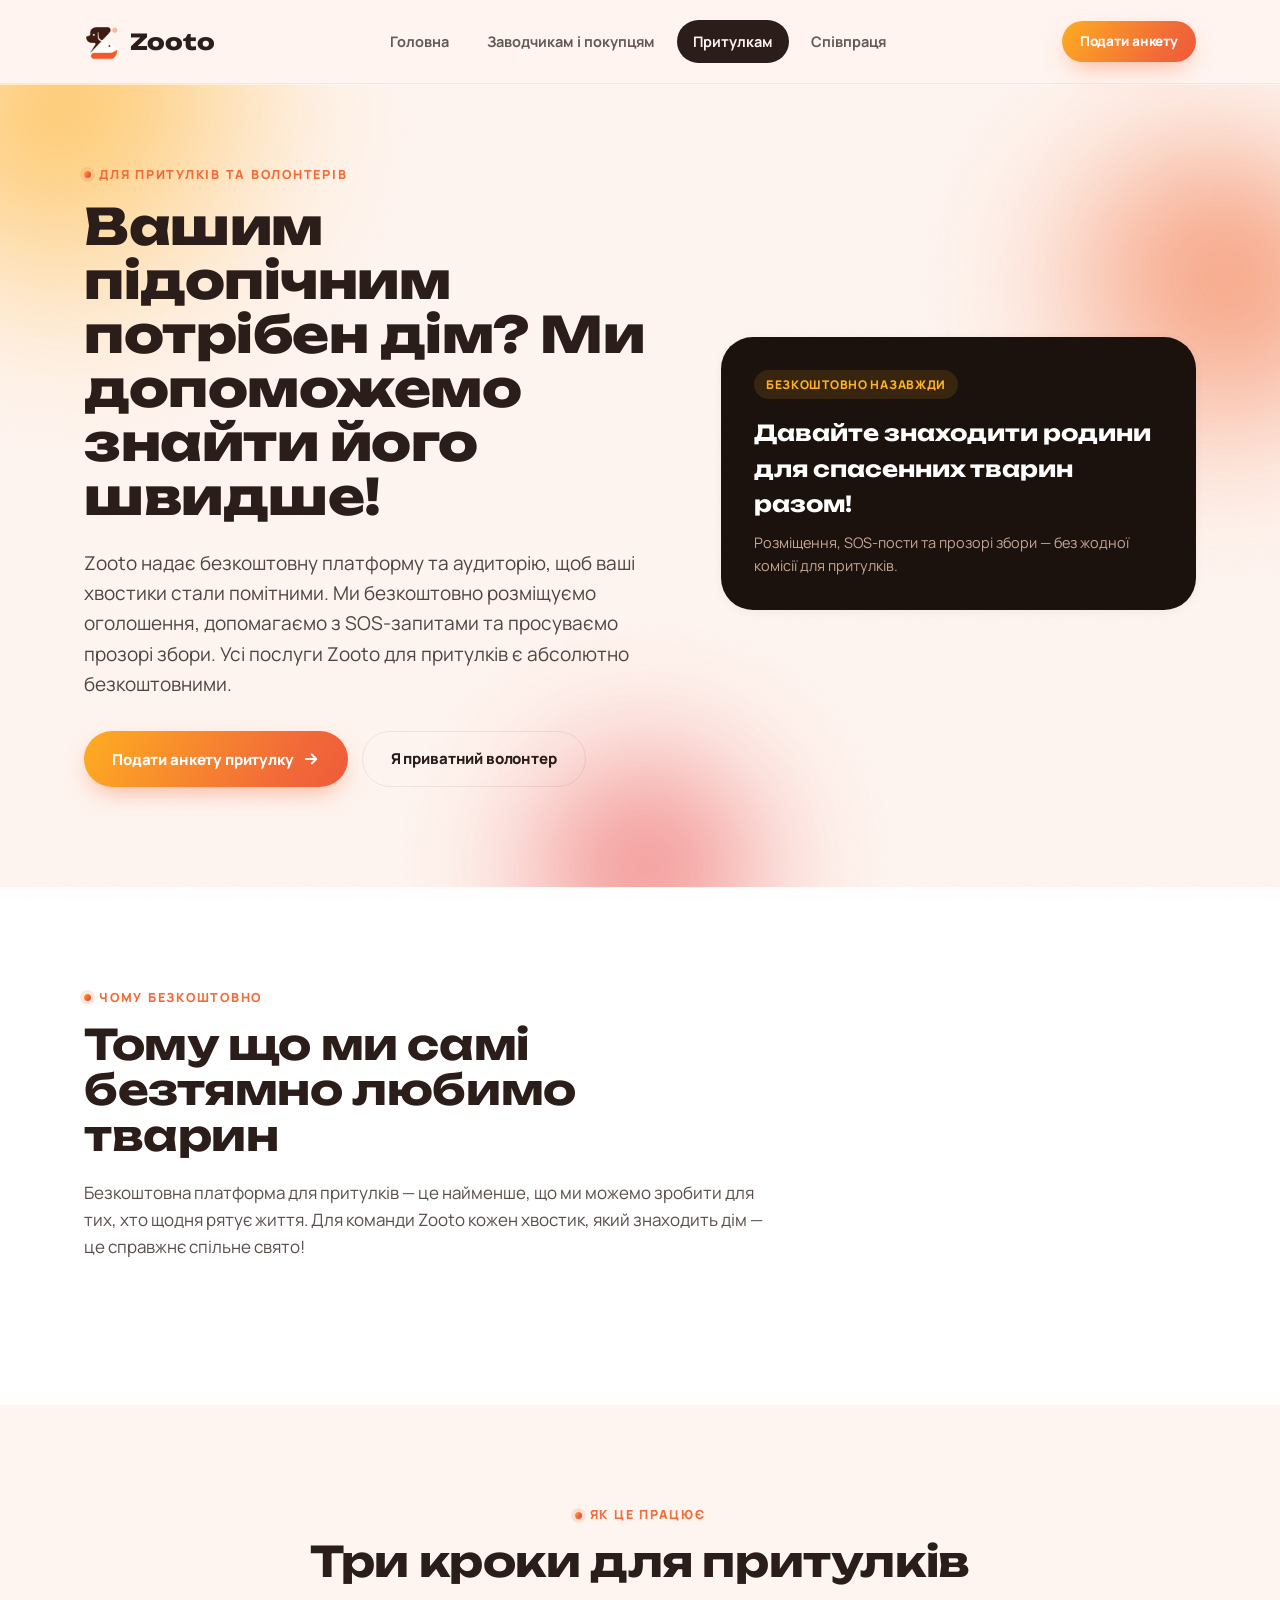
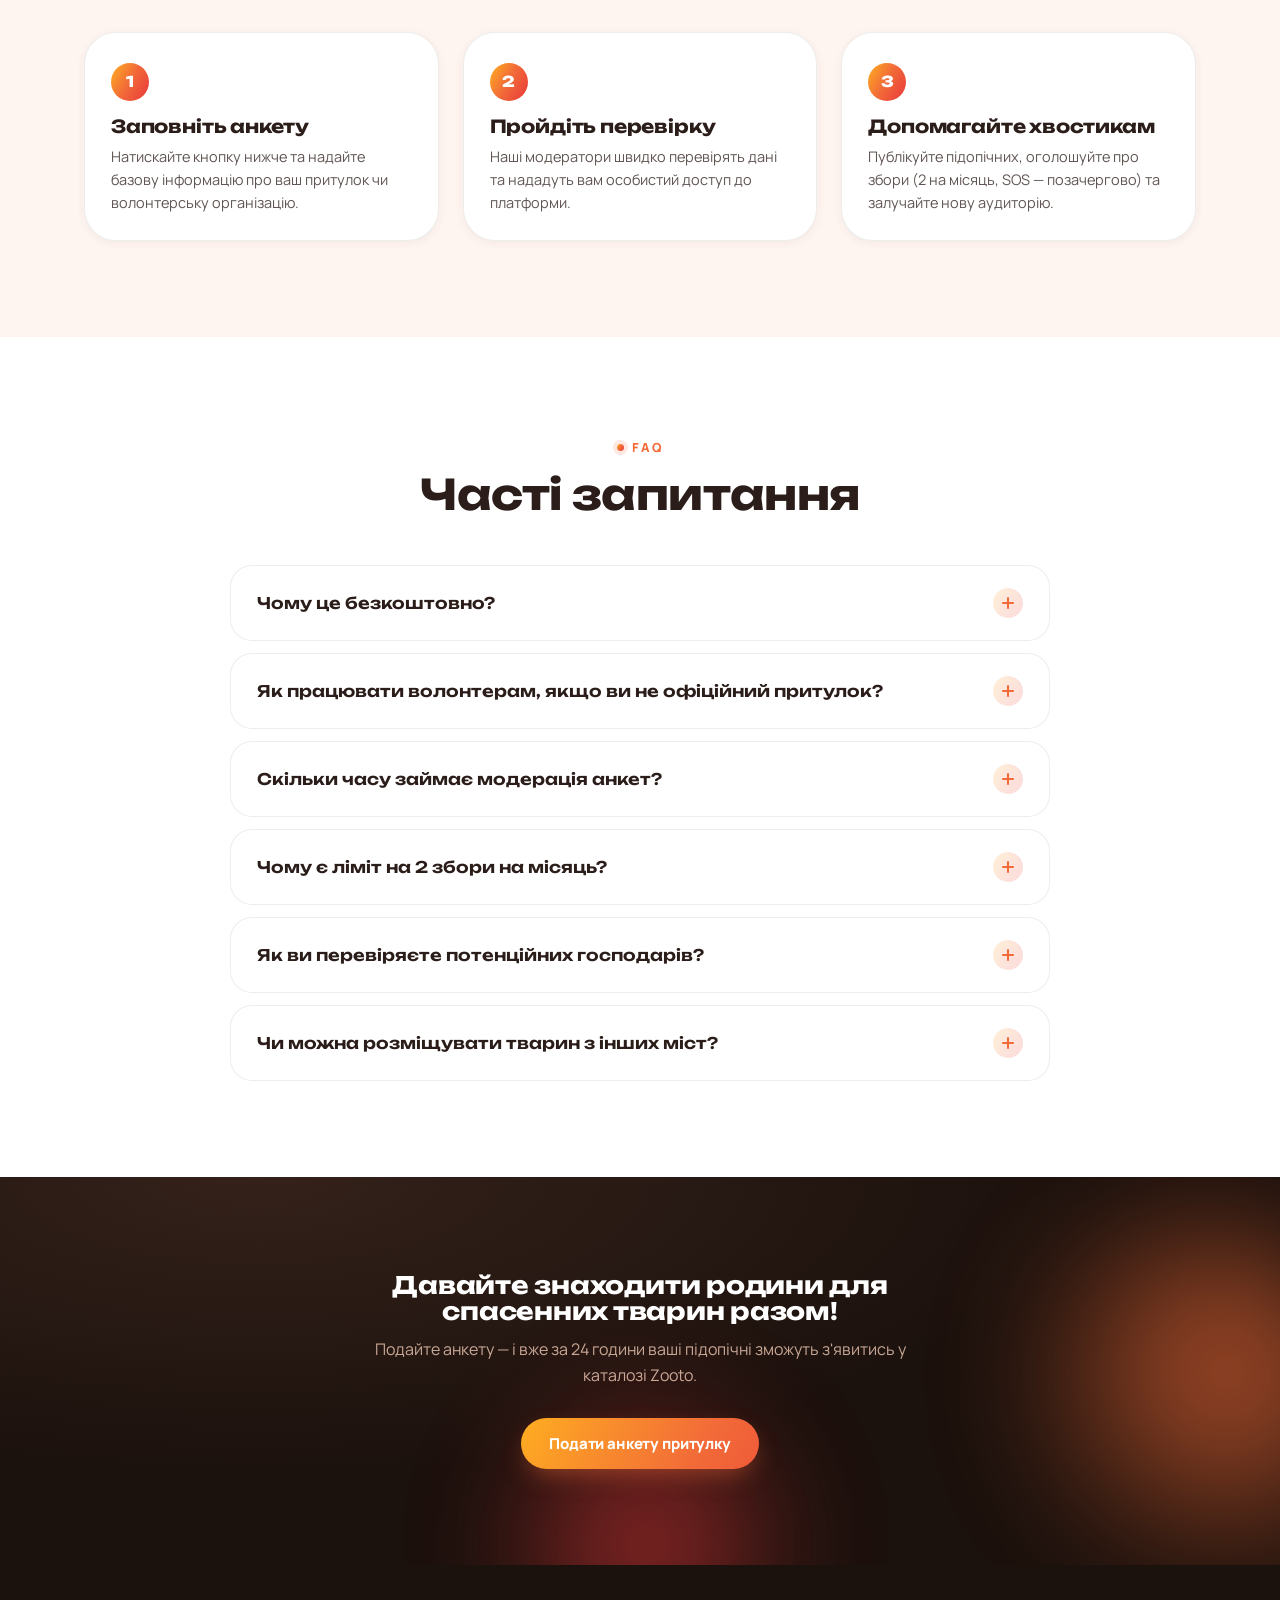
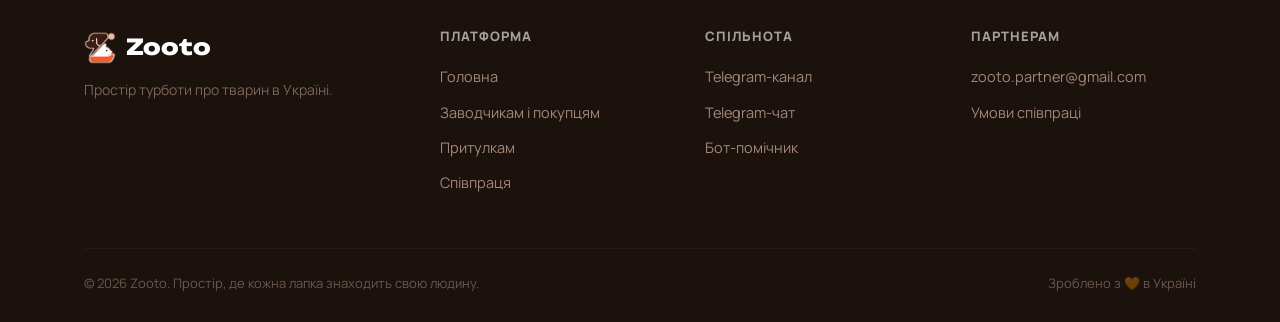
<file: shelters.html>
<!DOCTYPE html>
<html lang="uk">
<head>
<meta charset="UTF-8">
<meta name="viewport" content="width=device-width, initial-scale=1.0">
<title>Притулкам та волонтерам — Zooto</title>
<link rel="stylesheet" href="assets/style.css">
<link rel="icon" href="assets/favicon.ico" sizes="any">
<link rel="icon" href="assets/favicon-512.png" type="image/png">
<link rel="apple-touch-icon" href="assets/apple-touch-icon.png">
</head>
<body>
<div class="grain"></div>
<div class="cursor-glow"></div>

<header class="nav">
  <div class="container">
    <a href="index.html" class="logo">
      <img src="assets/logo.png" alt="Zooto">
      Zooto
    </a>
    <nav class="nav-links">
      <a href="index.html">Головна</a>
      <a href="marketplace.html">Заводчикам і покупцям</a>
      <a href="shelters.html" class="active">Притулкам</a>
      <a href="cooperation.html">Співпраця</a>
    </nav>
    <div class="nav-cta">
      <a class="btn btn-primary btn-sm" href="#form" data-modal-open="modal-shelter">Подати анкету</a>
      <button class="nav-burger" aria-label="Меню">
        <svg width="20" height="20" viewBox="0 0 24 24" fill="none" stroke="currentColor" stroke-width="2.4" stroke-linecap="round"><line x1="3" y1="6" x2="21" y2="6"/><line x1="3" y1="12" x2="21" y2="12"/><line x1="3" y1="18" x2="21" y2="18"/></svg>
      </button>
    </div>
  </div>
</header>

<div class="mobile-drawer">
  <div class="mobile-drawer-top">
    <span class="logo">Zooto</span>
    <button class="mobile-drawer-close" style="width:40px;height:40px;border-radius:50%;background:var(--snow);border:1px solid var(--border-soft);" aria-label="Закрити">✕</button>
  </div>
  <a href="index.html">Головна</a>
  <a href="marketplace.html">Заводчикам і покупцям</a>
  <a href="shelters.html">Притулкам</a>
  <a href="cooperation.html">Співпраця</a>
</div>

<!-- ============ HERO ============ -->
<section class="hero">
  <div class="orb-field"><div class="orb orb--1"></div><div class="orb orb--2"></div><div class="orb orb--3"></div></div>
  <div class="container hero-grid">
    <div class="reveal in-view">
      <div class="eyebrow">Для притулків та волонтерів</div>
      <h1 style="font-size:clamp(30px,4.2vw,50px);">Вашим підопічним потрібен дім? Ми допоможемо знайти його швидше!</h1>
      <p class="lead">Zooto надає безкоштовну платформу та аудиторію, щоб ваші хвостики стали помітними. Ми безкоштовно розміщуємо оголошення, допомагаємо з SOS-запитами та просуваємо прозорі збори. Усі послуги Zooto для притулків є абсолютно безкоштовними.</p>
      <div class="hero-actions">
        <button class="btn btn-primary" data-modal-open="modal-shelter">
          Подати анкету притулку
          <svg viewBox="0 0 24 24" fill="none" stroke="currentColor" stroke-width="2.4" stroke-linecap="round" stroke-linejoin="round"><path d="M5 12h14M13 6l6 6-6 6"/></svg>
        </button>
        <a class="btn btn-ghost" href="cooperation.html#volunteers">Я приватний волонтер</a>
      </div>
    </div>
    <div class="reveal in-view">
      <div class="card" style="background:var(--espresso-2); padding:32px; border-radius:var(--radius-lg);">
        <span class="tg-tag" style="margin-bottom:16px;">Безкоштовно назавжди</span>
        <div style="font-family:var(--ff-display); color:var(--snow); font-weight:700; font-size:22px; margin-bottom:10px;">Давайте знаходити родини для спасенних тварин разом!</div>
        <p style="color:rgba(255,216,194,.75); font-size:14.5px; margin-bottom:0;">Розміщення, SOS-пости та прозорі збори — без жодної комісії для притулків.</p>
      </div>
    </div>
  </div>
</section>

<!-- ============ WHY FREE ============ -->
<section style="background:var(--snow);">
  <div class="container">
    <div class="section-head reveal">
      <div class="eyebrow">Чому безкоштовно</div>
      <h2>Тому що ми самі безтямно любимо тварин</h2>
      <p>Безкоштовна платформа для притулків — це найменше, що ми можемо зробити для тих, хто щодня рятує життя. Для команди Zooto кожен хвостик, який знаходить дім — це справжнє спільне свято!</p>
    </div>
  </div>
</section>

<!-- ============ HOW IT WORKS ============ -->
<section>
  <div class="container">
    <div class="section-head center reveal">
      <div class="eyebrow" style="justify-content:center;">Як це працює</div>
      <h2>Три кроки для притулків</h2>
    </div>
    <div class="steps reveal-stagger">
      <div class="step reveal" style="--i:0"><div class="step-num">1</div><h3>Заповніть анкету</h3><p>Натискайте кнопку нижче та надайте базову інформацію про ваш притулок чи волонтерську організацію.</p></div>
      <div class="step reveal" style="--i:1"><div class="step-num">2</div><h3>Пройдіть перевірку</h3><p>Наші модератори швидко перевірять дані та нададуть вам особистий доступ до платформи.</p></div>
      <div class="step reveal" style="--i:2"><div class="step-num">3</div><h3>Допомагайте хвостикам</h3><p>Публікуйте підопічних, оголошуйте про збори (2 на місяць, SOS — позачергово) та залучайте нову аудиторію.</p></div>
    </div>
  </div>
</section>

<!-- ============ FAQ ============ -->
<section style="background:var(--snow);">
  <div class="container">
    <div class="section-head center reveal">
      <div class="eyebrow" style="justify-content:center;">FAQ</div>
      <h2>Часті запитання</h2>
    </div>
    <div class="faq reveal">
      <div class="faq-item">
        <button class="faq-q" aria-expanded="false">Чому це безкоштовно?<span class="plus"></span></button>
        <div class="faq-a"><div class="faq-a-inner">Тому що ми самі безтямно любимо тварин і понад усе прагнемо їм допомогти. Безкоштовна платформа для притулків — це найменше, що ми можемо зробити для тих, хто щодня рятує життя. Для команди Zooto кожен хвостик, який знаходить дім — це справжнє спільне свято!</div></div>
      </div>
      <div class="faq-item">
        <button class="faq-q" aria-expanded="false">Як працювати волонтерам, якщо ви не офіційний притулок?<span class="plus"></span></button>
        <div class="faq-a"><div class="faq-a-inner">Якщо ви приватний волонтер, куратор або опікун тварин, ми також раді співпраці! Переходьте у вкладку «Співпраця» — там ви знайдете всі деталі, як подати заявку та отримати доступ до розміщення тварин.</div></div>
      </div>
      <div class="faq-item">
        <button class="faq-q" aria-expanded="false">Скільки часу займає модерація анкет?<span class="plus"></span></button>
        <div class="faq-a"><div class="faq-a-inner">Зазвичай ми перевіряємо дані протягом 24 годин. Наша команда намагається опрацьовувати заявки максимально оперативно, щоб ви могли якнайшвидше публікувати своїх підопічних.</div></div>
      </div>
      <div class="faq-item">
        <button class="faq-q" aria-expanded="false">Чому є ліміт на 2 збори на місяць?<span class="plus"></span></button>
        <div class="faq-a"><div class="faq-a-inner">Ми прагнемо, щоб спільнота довіряла кожному збору та не перевантажувалася інформацією. Ліміт допомагає тримати фокус аудиторії та закривати потреби якісно. Проте якщо у вас екстрене ЧП чи SOS-ситуація — одразу пишіть модераторам у бота, і ми опублікуємо збір позачергово.</div></div>
      </div>
      <div class="faq-item">
        <button class="faq-q" aria-expanded="false">Як ви перевіряєте потенційних господарів?<span class="plus"></span></button>
        <div class="faq-a"><div class="faq-a-inner">Люди, які хочуть усиновити тварину, заповнюють первинну анкету на сайті. Ви отримуєте контакти вже підготовлених кандидатів, а остаточне рішення про передачу хвостика завжди залишається за вами.</div></div>
      </div>
      <div class="faq-item">
        <button class="faq-q" aria-expanded="false">Чи можна розміщувати тварин з інших міст?<span class="plus"></span></button>
        <div class="faq-a"><div class="faq-a-inner">Так! Zooto працює по всій Україні. Головне — вказувати точне місто, де перебуває тварина, та зазначити, чи можлива зоодоставка в інші регіони.</div></div>
      </div>
    </div>
  </div>
</section>

<!-- ============ CTA ============ -->
<section class="section-dark">
  <div class="orb-field"><div class="orb orb--2"></div><div class="orb orb--3"></div></div>
  <div class="container center reveal" style="position:relative; z-index:1; max-width:600px;">
    <h2>Давайте знаходити родини для спасенних тварин разом!</h2>
    <p style="color:rgba(255,216,194,.75); margin-bottom:30px;">Подайте анкету — і вже за 24 години ваші підопічні зможуть з'явитись у каталозі Zooto.</p>
    <button class="btn btn-primary" data-modal-open="modal-shelter">Подати анкету притулку</button>
  </div>
</section>

<!-- ============ FOOTER ============ -->
<footer>
  <div class="container">
    <div class="footer-grid">
      <div>
        <div class="footer-logo">
          <img src="assets/logo.png" alt="Zooto">
          Zooto
        </div>
        <p style="font-size:14px; opacity:.6; max-width:32ch;">Простір турботи про тварин в Україні.</p>
      </div>
      <div>
        <h4>Платформа</h4>
        <a href="index.html">Головна</a>
        <a href="marketplace.html">Заводчикам і покупцям</a>
        <a href="shelters.html">Притулкам</a>
        <a href="cooperation.html">Співпраця</a>
      </div>
      <div>
        <h4>Спільнота</h4>
        <a href="https://t.me/zooto_ua" target="_blank" rel="noopener">Telegram-канал</a>
        <a href="https://t.me/zooto_chat" target="_blank" rel="noopener">Telegram-чат</a>
        <a href="https://t.me/zooto_helper_bot" target="_blank" rel="noopener">Бот-помічник</a>
      </div>
      <div>
        <h4>Партнерам</h4>
        <a href="mailto:zooto.partner@gmail.com">zooto.partner@gmail.com</a>
        <a href="cooperation.html">Умови співпраці</a>
      </div>
    </div>
    <div class="footer-bottom">
      <span>© 2026 Zooto. Простір, де кожна лапка знаходить свою людину.</span>
      <span>Зроблено з 🧡 в Україні</span>
    </div>
  </div>
</footer>

<!-- ============ MODAL ============ -->
<div class="modal-backdrop" id="modal-shelter">
  <div class="modal">
    <button class="modal-close" aria-label="Закрити">✕</button>
    <div class="modal-form">
      <h3>Анкета притулку / волонтера</h3>
      <p class="sub">Розкажіть про вашу організацію — перевіримо дані протягом 24 годин.</p>
      <form>
        <div class="field"><label>Назва притулку / ім'я волонтера</label><input type="text" required placeholder="Напр. Притулок Хвостики"></div>
        <div class="field"><label>Місто</label><input type="text" required placeholder="Місто"></div>
        <div class="field"><label>Telegram або телефон</label><input type="text" required placeholder="@nickname"></div>
        <div class="field"><label>Статус</label><select><option>Офіційний притулок</option><option>Приватний волонтер</option></select></div>
        <button class="btn btn-primary" type="submit">Надіслати анкету</button>
      </form>
    </div>
    <div class="modal-success" style="display:none;">
      <div class="icon-badge"><svg viewBox="0 0 24 24" fill="none" stroke="currentColor" stroke-width="2" stroke-linecap="round" stroke-linejoin="round"><path d="M20 6 9 17l-5-5"/></svg></div>
      <h3>Дякуємо!</h3>
      <p class="sub">Анкету надіслано. Ми перевіримо дані протягом 24 годин.</p>
    </div>
  </div>
</div>

<script src="assets/main.js"></script>
</body>
</html>
</file>
<file: assets/style.css>
/* ============================================================
   ZOOTO — Sunset Glow design system
   ============================================================ */

@import url('https://fonts.googleapis.com/css2?family=Unbounded:wght@400;600;700;800;900&family=Manrope:wght@400;500;600;700;800&display=swap');

:root{
  --peach:      #FFF5F0;
  --snow:       #FFFFFF;
  --espresso:   #2B1D19;
  --espresso-2: #1B110D;
  --terracotta: #F26B38;
  --apricot:    #FFD8C2;
  --gold:       #FFB020;
  --coral:      #E8383B;

  --grad-sunset: linear-gradient(120deg, var(--gold) 0%, var(--terracotta) 48%, var(--coral) 100%);
  --grad-sunset-soft: linear-gradient(120deg, rgba(255,176,32,.18), rgba(242,107,56,.18), rgba(232,56,59,.18));
  --grad-dark: radial-gradient(120% 140% at 20% 0%, #34211a 0%, var(--espresso-2) 55%);

  --ring: rgba(242,107,56,.35);
  --border-soft: rgba(43,29,25,.08);
  --shadow-sm: 0 2px 10px rgba(43,29,25,.06);
  --shadow-md: 0 12px 30px -8px rgba(43,29,25,.18);
  --shadow-lg: 0 30px 70px -20px rgba(43,29,25,.35);

  --radius-sm: 14px;
  --radius-md: 22px;
  --radius-lg: 32px;
  --radius-pill: 999px;

  --ff-display: 'Unbounded', system-ui, sans-serif;
  --ff-body: 'Manrope', system-ui, sans-serif;

  --container: 1160px;
  --nav-h: 84px;
}

*,*::before,*::after{ box-sizing:border-box; }
html{ scroll-behavior:smooth; }
@media (prefers-reduced-motion: reduce){
  html{ scroll-behavior:auto; }
  *,*::before,*::after{ animation-duration:.001ms !important; animation-iteration-count:1 !important; transition-duration:.001ms !important; scroll-behavior:auto !important; }
}

body{
  margin:0;
  background:var(--peach);
  color:var(--espresso);
  font-family:var(--ff-body);
  font-size:16px;
  line-height:1.6;
  -webkit-font-smoothing:antialiased;
  overflow-x:hidden;
}

h1,h2,h3,h4{
  font-family:var(--ff-display);
  line-height:1.08;
  margin:0 0 .5em;
  letter-spacing:-.01em;
}
h1{ font-weight:800; }
h2{ font-weight:700; }
p{ margin:0 0 1em; }
a{ color:inherit; text-decoration:none; }
img{ max-width:100%; display:block; }
button{ font-family:inherit; }

.container{ max-width:var(--container); margin:0 auto; padding:0 24px; }
.eyebrow{
  display:inline-flex; align-items:center; gap:8px;
  font-family:var(--ff-body); font-weight:800; font-size:12.5px;
  letter-spacing:.14em; text-transform:uppercase;
  color:var(--terracotta);
  margin-bottom:14px;
}
.eyebrow::before{
  content:''; width:7px; height:7px; border-radius:50%;
  background:var(--grad-sunset); box-shadow:0 0 0 4px rgba(242,107,56,.15);
}

/* ---------- noise / grain overlay ---------- */
.grain{
  position:fixed; inset:0; pointer-events:none; z-index:2; opacity:.035; mix-blend-mode:multiply;
  background-image:url("data:image/svg+xml,%3Csvg xmlns='http://www.w3.org/2000/svg' width='120' height='120'%3E%3Cfilter id='n'%3E%3CfeTurbulence type='fractalNoise' baseFrequency='0.9' numOctaves='2' stitchTiles='stitch'/%3E%3C/filter%3E%3Crect width='100%25' height='100%25' filter='url(%23n)'/%3E%3C/svg%3E");
}

/* ---------- cursor glow (desktop only, cheap) ---------- */
.cursor-glow{
  position:fixed; top:0; left:0; width:520px; height:520px; border-radius:50%;
  pointer-events:none; z-index:1; transform:translate(-50%,-50%);
  background:radial-gradient(circle, rgba(242,107,56,.16), rgba(255,176,32,.08) 45%, transparent 70%);
  opacity:0; transition:opacity .4s ease;
  will-change:transform;
}
@media (hover:hover) and (pointer:fine){ .cursor-glow.active{ opacity:1; } }

/* ---------- glow orbs (signature element) ---------- */
.orb-field{ position:absolute; inset:0; overflow:hidden; z-index:0; pointer-events:none; }
.orb{
  position:absolute; border-radius:50%; filter:blur(60px);
  animation:float-orb 30s ease-in-out infinite;
  opacity:.75;
  will-change:transform;
  backface-visibility:hidden;
}
.orb--1{ width:420px; height:420px; background:radial-gradient(circle at 30% 30%, var(--gold), transparent 70%); top:-120px; left:-80px; animation-duration:32s; }
.orb--2{ width:380px; height:380px; background:radial-gradient(circle at 60% 40%, var(--terracotta), transparent 70%); top:40px; right:-100px; animation-duration:36s; animation-delay:-4s; }
.orb--3{ width:320px; height:320px; background:radial-gradient(circle at 50% 50%, var(--coral), transparent 70%); bottom:-140px; left:38%; animation-duration:34s; animation-delay:-9s; }
@keyframes float-orb{
  0%,100%{ transform:translate3d(0,0,0) scale(1); }
  33%{ transform:translate3d(12px,-16px,0) scale(1.03); }
  66%{ transform:translate3d(-10px,10px,0) scale(.97); }
}

/* ============================================================
   NAV
   ============================================================ */
.nav{
  position:sticky; top:0; z-index:50;
  height:var(--nav-h);
  display:flex; align-items:center;
  background:rgba(255,245,240,.92);
  backdrop-filter:blur(16px) saturate(160%);
  -webkit-backdrop-filter:blur(16px) saturate(160%);
  border-bottom:1px solid rgba(43,29,25,.06);
  box-shadow:0 1px 0 rgba(255,255,255,.5);
}
.nav .container{ display:flex; align-items:center; justify-content:space-between; gap:20px; width:100%; }
.logo{ display:flex; align-items:center; gap:10px; font-family:var(--ff-display); font-weight:800; font-size:22px; color:var(--espresso); }
.logo svg{ width:34px; height:34px; flex-shrink:0; }
.logo img{ width:36px; height:36px; object-fit:contain; flex-shrink:0; }
.nav-links{ display:flex; align-items:center; gap:6px; }
.nav-links a{
  padding:10px 16px; border-radius:var(--radius-pill); font-weight:700; font-size:14.5px;
  color:var(--espresso); opacity:.72; transition:opacity .2s, background .2s, color .2s;
  white-space:nowrap;
}
.nav-links a:hover{ opacity:1; background:rgba(242,107,56,.08); }
.nav-links a.active{ opacity:1; background:var(--espresso); color:var(--peach); }
.nav-cta{ display:flex; align-items:center; gap:10px; }
.nav-burger{ display:none; }

/* ============================================================
   BUTTONS
   ============================================================ */
.btn{
  display:inline-flex; align-items:center; justify-content:center; gap:8px;
  padding:15px 28px; border-radius:var(--radius-pill);
  font-weight:800; font-size:15px; letter-spacing:-.01em;
  border:none; cursor:pointer; transition:transform .25s cubic-bezier(.2,.8,.2,1), box-shadow .25s, filter .25s;
  white-space:nowrap;
}
.btn:active{ transform:translateY(1px) scale(.98); }
.btn-primary{
  background:var(--grad-sunset); background-size:160% 160%; background-position:0% 50%;
  color:var(--snow); box-shadow:0 10px 26px -8px rgba(242,107,56,.55);
}
.btn-primary:hover{ background-position:100% 50%; box-shadow:0 16px 34px -8px rgba(242,107,56,.65); transform:translateY(-2px); }
.btn-dark{ background:var(--espresso); color:var(--peach); box-shadow:var(--shadow-md); }
.btn-dark:hover{ transform:translateY(-2px); box-shadow:var(--shadow-lg); }
.btn-ghost{
  background:transparent; color:var(--espresso); border:1.5px solid var(--border-soft);
}
.btn-ghost:hover{ border-color:var(--terracotta); background:rgba(242,107,56,.06); }
.btn-sm{ padding:10px 18px; font-size:13.5px; }
.btn svg{ width:18px; height:18px; }

/* ============================================================
   SECTIONS / LAYOUT
   ============================================================ */
section{ position:relative; padding:96px 0; }
.section-tight{ padding:64px 0; }
.section-dark{ background:var(--grad-dark); color:var(--apricot); }
.section-dark h2, .section-dark h1{ color:var(--snow); }
.section-dark .eyebrow{ color:var(--gold); }

.hero{ padding:76px 0 100px; position:relative; overflow:hidden; }
.hero-grid{ display:grid; grid-template-columns:1.1fr .9fr; gap:56px; align-items:center; position:relative; z-index:2; }
.hero h1{ font-size:clamp(34px,4.6vw,58px); }
.hero .lead{ font-size:19px; opacity:.82; max-width:52ch; margin-bottom:32px; }
.hero-actions{ display:flex; gap:14px; flex-wrap:wrap; }

.section-head{ max-width:680px; margin-bottom:48px; }
.section-head h2{ font-size:clamp(28px,3.4vw,42px); }
.section-head p{ font-size:17px; opacity:.78; }
.center{ text-align:center; margin-left:auto; margin-right:auto; }

/* ---------- reveal on scroll ---------- */
.reveal{ opacity:0; transform:translateY(28px); transition:opacity .7s cubic-bezier(.2,.7,.2,1), transform .7s cubic-bezier(.2,.7,.2,1); }
.reveal.in-view{ opacity:1; transform:translateY(0); }
.reveal-stagger > *{ transition-delay:calc(var(--i,0) * 90ms); }

/* ============================================================
   CARDS
   ============================================================ */
.card{
  background:var(--snow); border-radius:var(--radius-lg); padding:34px;
  box-shadow:var(--shadow-sm); border:1px solid var(--border-soft);
  transition:transform .35s cubic-bezier(.2,.8,.2,1), box-shadow .35s;
}
.card:hover{ transform:translateY(-6px); box-shadow:var(--shadow-md); }

.grid{ display:grid; gap:24px; }
.grid-3{ grid-template-columns:repeat(3,1fr); }
.grid-2{ grid-template-columns:repeat(2,1fr); }
.grid-4{ grid-template-columns:repeat(4,1fr); }

.icon-badge{
  width:52px; height:52px; border-radius:16px; display:flex; align-items:center; justify-content:center;
  background:var(--grad-sunset-soft); color:var(--terracotta); margin-bottom:18px; flex-shrink:0;
}
.icon-badge svg{ width:26px; height:26px; }

/* ---------- steps ---------- */
.steps{ display:grid; grid-template-columns:repeat(3,1fr); gap:24px; counter-reset:step; }
.step{ position:relative; padding:30px 26px 26px; background:var(--snow); border-radius:var(--radius-lg); border:1px solid var(--border-soft); box-shadow:var(--shadow-sm); }
.step-num{
  font-family:var(--ff-display); font-size:15px; font-weight:800; color:var(--snow);
  width:38px; height:38px; border-radius:50%; background:var(--grad-sunset);
  display:flex; align-items:center; justify-content:center; margin-bottom:16px;
}
.step h3{ font-size:18px; margin-bottom:8px; }
.step p{ font-size:14.5px; opacity:.75; margin:0; }

/* ---------- telegram cards ---------- */
.tg-card{
  border-radius:var(--radius-lg); padding:28px; color:var(--snow);
  background:linear-gradient(160deg, rgba(255,255,255,.08), rgba(255,255,255,.02));
  border:1px solid rgba(255,255,255,.12); backdrop-filter:blur(6px);
  position:relative; overflow:hidden;
}
.tg-card::before{
  content:''; position:absolute; inset:-40% -40% auto auto; width:220px; height:220px;
  background:var(--grad-sunset); filter:blur(60px); opacity:.35; border-radius:50%;
}
.tg-card h3{ font-size:19px; margin-bottom:8px; color:var(--snow); }
.tg-card p{ font-size:14px; opacity:.75; margin-bottom:20px; }
.tg-card .btn{ position:relative; z-index:1; }
.tg-tag{
  display:inline-block; font-size:12px; font-weight:800; letter-spacing:.06em; text-transform:uppercase;
  color:var(--gold); background:rgba(255,176,32,.12); padding:5px 12px; border-radius:var(--radius-pill);
  margin-bottom:14px;
}

/* ============================================================
   FAQ ACCORDION
   ============================================================ */
.faq{ max-width:820px; margin:0 auto; display:flex; flex-direction:column; gap:12px; }
.faq-item{
  background:var(--snow); border:1px solid var(--border-soft); border-radius:var(--radius-md);
  overflow:hidden; transition:box-shadow .3s, border-color .3s;
}
.faq-item.open{ box-shadow:var(--shadow-md); border-color:rgba(242,107,56,.25); }
.faq-q{
  width:100%; text-align:left; background:none; border:none; cursor:pointer;
  padding:22px 26px; display:flex; align-items:center; justify-content:space-between; gap:16px;
  font-family:var(--ff-display); font-weight:600; font-size:16px; color:var(--espresso);
}
.faq-q .plus{
  flex-shrink:0; width:30px; height:30px; border-radius:50%; background:var(--grad-sunset-soft);
  display:flex; align-items:center; justify-content:center; position:relative; transition:transform .35s;
}
.faq-q .plus::before, .faq-q .plus::after{
  content:''; position:absolute; background:var(--terracotta); border-radius:2px;
}
.faq-q .plus::before{ width:12px; height:2px; }
.faq-q .plus::after{ width:2px; height:12px; transition:transform .3s; }
.faq-item.open .plus::after{ transform:rotate(90deg) scaleY(0); }
.faq-item.open .plus{ transform:rotate(180deg); background:var(--grad-sunset); }
.faq-item.open .plus::before, .faq-item.open .plus::after{ background:var(--snow); }
.faq-a{ max-height:0; overflow:hidden; transition:max-height .4s cubic-bezier(.2,.7,.2,1); }
.faq-a-inner{ padding:0 26px 24px; font-size:15px; opacity:.78; }

/* ============================================================
   TOGGLE SWITCH (marketplace)
   ============================================================ */
.switcher{
  display:inline-flex; padding:6px; background:var(--snow); border-radius:var(--radius-pill);
  box-shadow:var(--shadow-sm); border:1px solid var(--border-soft); position:relative; margin-bottom:20px;
}
.switcher button{
  position:relative; z-index:1; border:none; background:none; cursor:pointer;
  padding:12px 26px; border-radius:var(--radius-pill); font-weight:800; font-size:14.5px;
  color:var(--espresso); opacity:.55; transition:opacity .3s, color .3s;
}
.switcher button.active{ opacity:1; color:var(--snow); }
.switcher-thumb{
  position:absolute; top:6px; bottom:6px; left:6px; width:calc(50% - 6px);
  background:var(--grad-sunset); border-radius:var(--radius-pill);
  transition:transform .38s cubic-bezier(.2,.8,.2,1);
  box-shadow:0 8px 20px -6px rgba(242,107,56,.55);
}
.switcher[data-active="1"] .switcher-thumb{ transform:translateX(100%); }

.audience-panel{ display:none; }
.audience-panel.active{ display:block; }

/* ============================================================
   MODAL
   ============================================================ */
.modal-backdrop{
  position:fixed; inset:0; background:rgba(27,17,13,.55); backdrop-filter:blur(6px);
  display:flex; align-items:center; justify-content:center; padding:20px;
  z-index:100; opacity:0; pointer-events:none; transition:opacity .35s ease;
}
.modal-backdrop.open{ opacity:1; pointer-events:auto; }
.modal{
  width:100%; max-width:480px; background:var(--snow); border-radius:var(--radius-lg);
  padding:38px; box-shadow:var(--shadow-lg); position:relative;
  transform:translateY(24px) scale(.97); opacity:0; transition:transform .4s cubic-bezier(.2,.8,.2,1), opacity .4s;
  max-height:88vh; overflow-y:auto;
}
.modal-backdrop.open .modal{ transform:translateY(0) scale(1); opacity:1; }
.modal-close{
  position:absolute; top:18px; right:18px; width:36px; height:36px; border-radius:50%;
  background:var(--peach); border:none; cursor:pointer; display:flex; align-items:center; justify-content:center;
  transition:background .2s, transform .2s;
}
.modal-close:hover{ background:var(--apricot); transform:rotate(90deg); }
.modal h3{ font-size:24px; margin-bottom:6px; }
.modal .sub{ font-size:14.5px; opacity:.7; margin-bottom:24px; }
.field{ margin-bottom:16px; }
.field label{ display:block; font-size:13px; font-weight:700; margin-bottom:7px; opacity:.75; }
.field input, .field select, .field textarea{
  width:100%; padding:13px 16px; border-radius:14px; border:1.5px solid var(--border-soft);
  font-family:var(--ff-body); font-size:14.5px; background:var(--peach); color:var(--espresso);
  transition:border-color .2s, box-shadow .2s;
}
.field input:focus, .field select:focus, .field textarea:focus{
  outline:none; border-color:var(--terracotta); box-shadow:0 0 0 4px var(--ring); background:var(--snow);
}
.field textarea{ resize:vertical; min-height:88px; }
.modal .btn{ width:100%; margin-top:6px; }
.modal-success{ text-align:center; padding:10px 0; }
.modal-success .icon-badge{ margin:0 auto 18px; width:64px; height:64px; border-radius:20px; }
.modal-success .icon-badge svg{ width:32px; height:32px; }

/* ============================================================
   LISTINGS (placeholder catalog)
   ============================================================ */
.listing-card{ background:var(--snow); border-radius:var(--radius-lg); overflow:hidden; border:1px solid var(--border-soft); box-shadow:var(--shadow-sm); transition:transform .3s, box-shadow .3s; }
.listing-card:hover{ transform:translateY(-6px); box-shadow:var(--shadow-md); }
.listing-thumb{
  height:170px; background:var(--grad-sunset-soft); position:relative; display:flex; align-items:center; justify-content:center;
}
.listing-thumb svg{ width:52px; height:52px; color:var(--terracotta); opacity:.5; }
.listing-tag{
  position:absolute; top:14px; left:14px; background:var(--snow); font-size:11.5px; font-weight:800;
  padding:5px 12px; border-radius:var(--radius-pill); color:var(--terracotta);
}
.listing-body{ padding:20px 22px 24px; }
.listing-body h4{ font-family:var(--ff-display); font-size:16px; margin-bottom:4px; }
.listing-body p{ font-size:13.5px; opacity:.65; margin-bottom:0; }
.listing-empty-note{
  grid-column:1/-1; text-align:center; padding:32px; border-radius:var(--radius-lg);
  border:1.5px dashed rgba(43,29,25,.18); font-size:14.5px; opacity:.65;
}

/* ============================================================
   COOPERATION accordion blocks
   ============================================================ */
.coop-cats{ display:grid; grid-template-columns:repeat(5,1fr); gap:16px; margin-bottom:56px; }
.coop-cat{
  background:var(--snow); border-radius:var(--radius-md); padding:22px 18px; text-align:center;
  border:1px solid var(--border-soft); cursor:pointer; transition:transform .3s, box-shadow .3s, border-color .3s;
}
.coop-cat:hover, .coop-cat.active{ transform:translateY(-5px); box-shadow:var(--shadow-md); border-color:rgba(242,107,56,.3); }
.coop-cat .icon-badge{ margin:0 auto 12px; }
.coop-cat span{ font-weight:800; font-size:13.5px; display:block; }

.coop-block{ display:none; }
.coop-block.active{ display:block; }
.coop-detail{
  display:grid; grid-template-columns:1fr 1fr; gap:44px; align-items:start;
  background:var(--snow); border-radius:var(--radius-lg); padding:44px; border:1px solid var(--border-soft); box-shadow:var(--shadow-sm);
}
.coop-detail ul{ list-style:none; margin:0; padding:0; display:flex; flex-direction:column; gap:16px; }
.coop-detail ul li{ display:flex; gap:12px; font-size:14.5px; opacity:.82; }
.coop-detail ul li svg{ width:20px; height:20px; flex-shrink:0; color:var(--terracotta); margin-top:2px; }
.coop-contact{ margin-top:24px; display:flex; gap:12px; flex-wrap:wrap; }

/* ============================================================
   FOOTER
   ============================================================ */
footer{ background:var(--espresso-2); color:rgba(255,216,194,.7); padding:64px 0 28px; position:relative; overflow:hidden; }
.footer-grid{ display:grid; grid-template-columns:1.4fr 1fr 1fr 1fr; gap:40px; margin-bottom:48px; position:relative; z-index:1; }
.footer-logo{ display:flex; align-items:center; gap:10px; font-family:var(--ff-display); font-weight:800; font-size:22px; color:var(--snow); margin-bottom:14px; }
.footer-logo svg{ width:30px; height:30px; }
.footer-logo img{
  width:32px; height:32px; object-fit:contain;
  filter:
    drop-shadow(1px 0 0 rgba(255,216,194,.4))
    drop-shadow(-1px 0 0 rgba(255,216,194,.4))
    drop-shadow(0 1px 0 rgba(255,216,194,.4))
    drop-shadow(0 -1px 0 rgba(255,216,194,.4));
}
footer h4{ color:var(--snow); font-family:var(--ff-body); font-size:13px; letter-spacing:.08em; text-transform:uppercase; font-weight:800; margin-bottom:16px; opacity:.6; }
footer a{ display:block; font-size:14.5px; padding:6px 0; opacity:.85; transition:opacity .2s, color .2s; }
footer a:hover{ opacity:1; color:var(--gold); }
.footer-bottom{ border-top:1px solid rgba(255,255,255,.08); padding-top:24px; display:flex; justify-content:space-between; align-items:center; font-size:13px; opacity:.5; flex-wrap:wrap; gap:12px; }

/* ============================================================
   RESPONSIVE
   ============================================================ */
@media (max-width:980px){
  .hero-grid{ grid-template-columns:1fr; }
  .grid-3, .grid-4, .coop-cats{ grid-template-columns:repeat(2,1fr); }
  .footer-grid{ grid-template-columns:1fr 1fr; }
  .coop-detail{ grid-template-columns:1fr; padding:30px; }
  .nav-links{ display:none; }
  .nav-burger{ display:flex; }
}
@media (max-width:640px){
  .grid-3, .grid-2, .grid-4, .coop-cats{ grid-template-columns:1fr; }
  section{ padding:64px 0; }
  .steps{ grid-template-columns:1fr; }
  .footer-grid{ grid-template-columns:1fr; }
  .coop-cats{ grid-template-columns:repeat(2,1fr); }
}

/* mobile nav drawer */
.nav-burger{
  width:44px; height:44px; border-radius:50%; align-items:center; justify-content:center;
  background:var(--snow); border:1px solid var(--border-soft); cursor:pointer;
}
.mobile-drawer{
  position:fixed; inset:0; z-index:60; background:var(--peach); display:flex; flex-direction:column;
  padding:24px; transform:translateX(100%); transition:transform .4s cubic-bezier(.2,.8,.2,1);
}
.mobile-drawer.open{ transform:translateX(0); }
.mobile-drawer a{ font-family:var(--ff-display); font-size:22px; font-weight:700; padding:16px 4px; border-bottom:1px solid var(--border-soft); }
.mobile-drawer-top{ display:flex; justify-content:space-between; align-items:center; margin-bottom:30px; }
</file>
